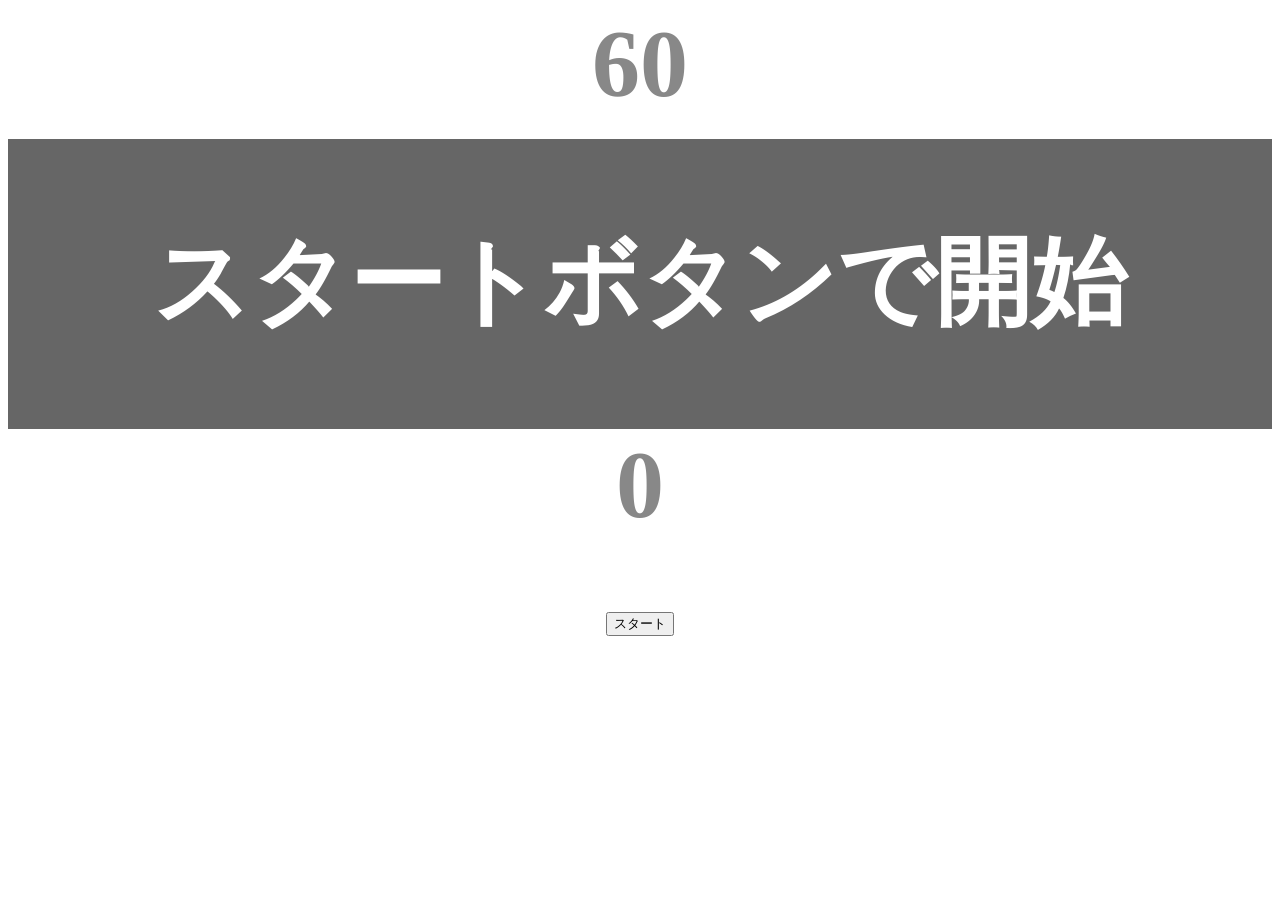
<file: kadai_001/index.html>
<!DOCTYPE html>
<html lang="ja">
<head>
    <title>タイピングゲーム</title>
    <meta charset="UTF-8">
    <meta name="description" content="【JavaScript応用編】簡易的なタイピングゲームです。">
    <meta name="viewport" content="width=device-width, initial-scale=1.0">
    <link rel="stylesheet" href="style.css">
</head>
<body>
    <p id="count" class="count">60</p>
    <div id="wrap" class="wrap">
        <!-- <span id="typed" class="typed"></span><span id="untyped">Hello World</span> -->
        <!-- <span id="typed" class="typed">He</span><span id="untyped">llo World</span> -->
        <span id="typed" class="typed"></span><span id="untyped"></span>
    </div>
    <p id="text_count" class="text_count">0</p>
    <button id="start">スタート</button>
    <script type="text/javascript" src="main.js"></script>

</body>
</html>
</file>
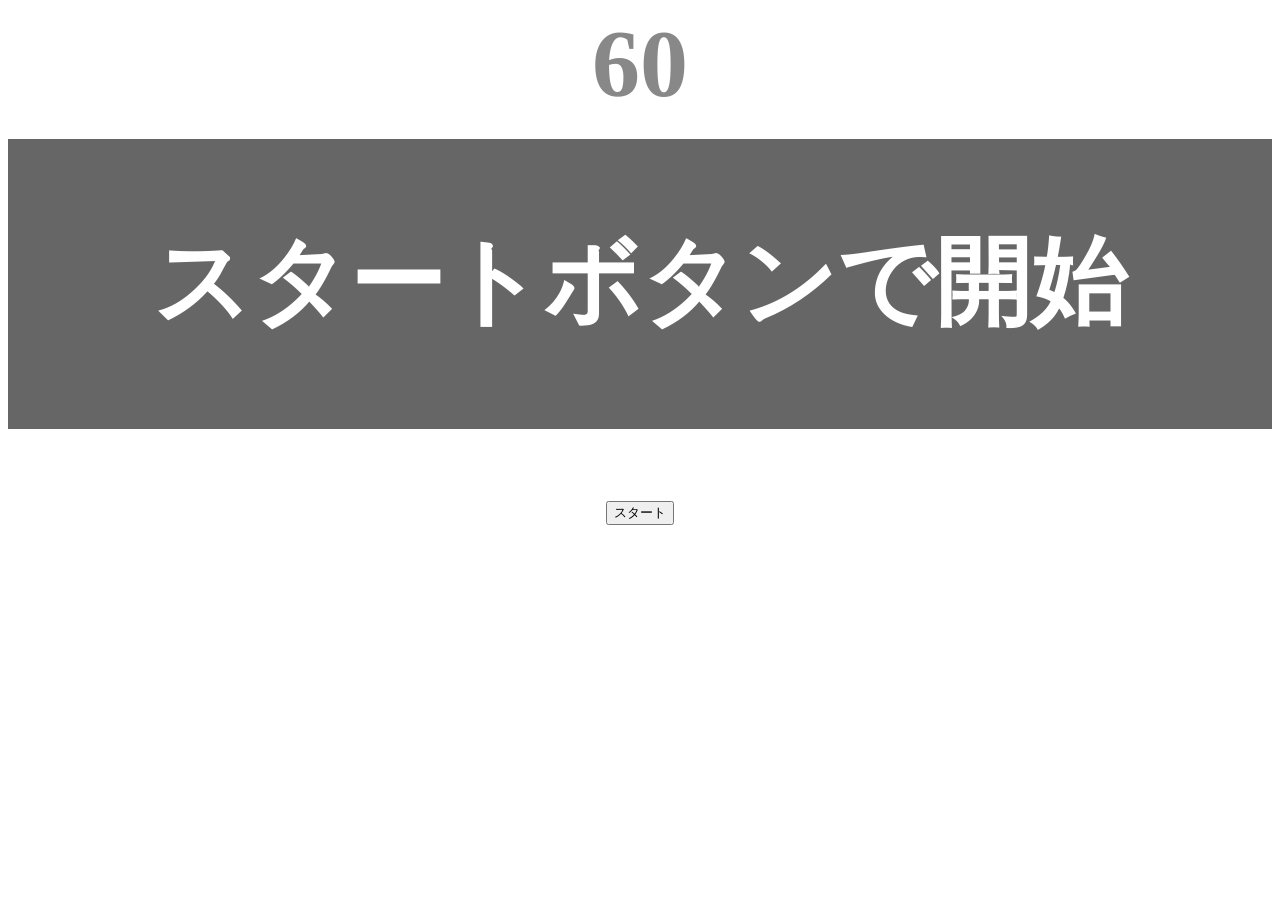
<file: kadai_002/index.html>
<!DOCTYPE html>
<html lang="ja">
<head>
    <title>タイピングゲーム</title>
    <meta charset="UTF-8">
    <meta name="description" content="【JavaScript応用編】簡易的なタイピングゲームです。">
    <meta name="viewport" content="width=device-width, initial-scale=1.0">
    <link rel="stylesheet" href="style.css">
</head>
<body>
    <p id="count" class="count">60</p>
    <div id="wrap" class="wrap">
        <!-- <span id="typed" class="typed"></span><span id="untyped">Hello World</span> -->
        <!-- <span id="typed" class="typed">He</span><span id="untyped">llo World</span> -->
        <span id="typed" class="typed"></span><span id="untyped"></span>
    </div>
    <button id="start">スタート</button>
    <script type="text/javascript" src="main.js"></script>

</body>
</html>
</file>
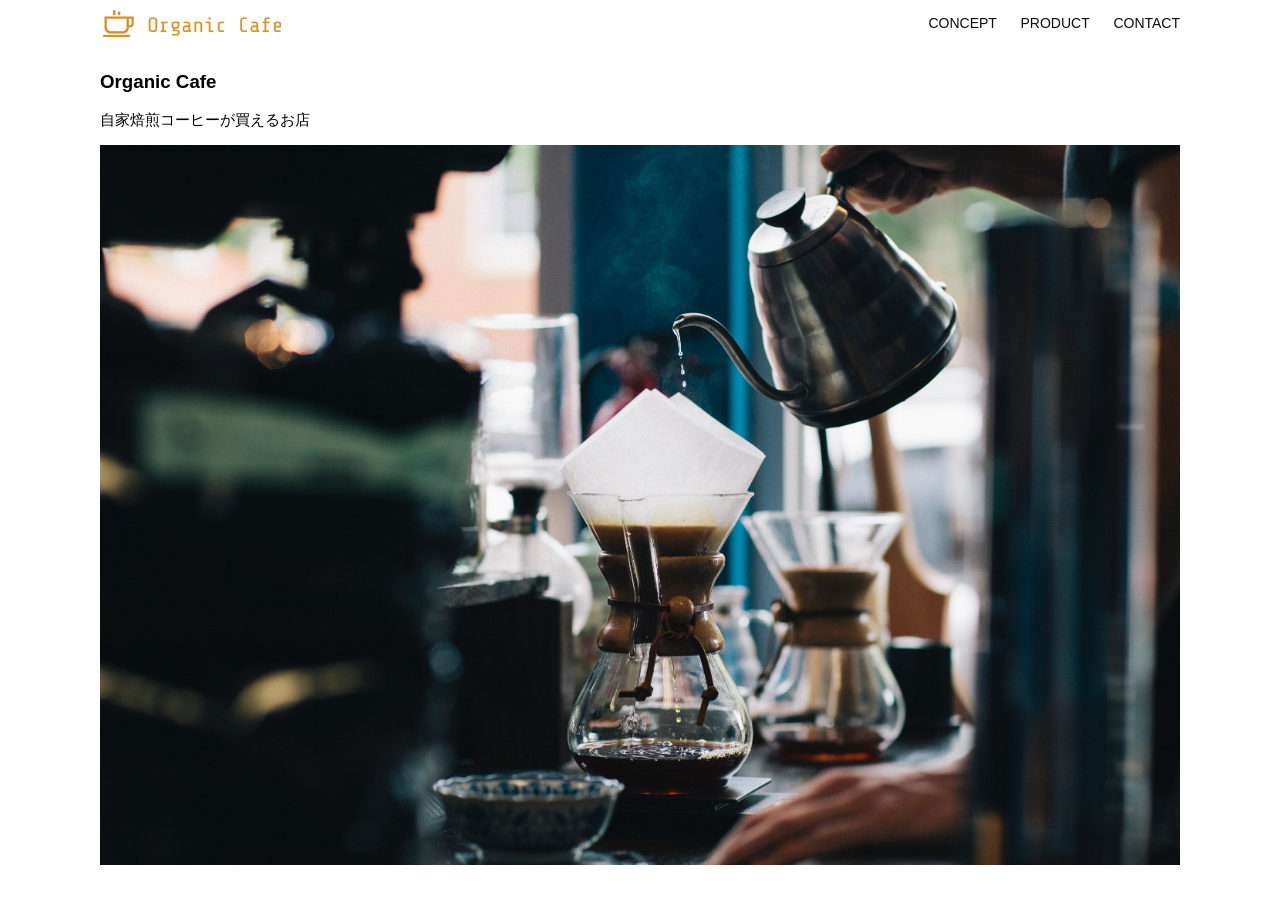
<file: kadai_013/index.html>
<!DOCTYPE html>
<html>
  <head>
    <title>Organic Cafe</title>
    <meta charset="UTF-8" />
    <meta name="description" content="自家焙煎のコーヒーがお家で楽しめるOrganic Cafe"/>
    <meta name="viewport" content="width=device-width, initial-scale=1.0" />
    <link rel="stylesheet" href="style.css" />
  </head>
  <body>
    <!-- ヘッダー -->
    <header>
      <!-- ロゴ -->
      <a href="index.html" id="logo"><img src="images/logo.png" alt="トップページに戻る"/></a>

      <!-- PC用ナビゲーション -->
      <nav id="nav-pc">
        <a href="index.html#concept">CONCEPT</a>
        <a href="index.html#product">PRODUCT</a>
        <a href="index.html#contact">CONTACT</a>
      </nav>

      <!-- スマートフォン向けのハンバーガーメニュー -->
      <img id="menu-sp" src="images/button-menu.png" alt="ナビゲーションを開く" onclick="document.getElementById('nav-sp').style.display = 'block'">
      
      <!-- SP向けナビゲーション-->
       <nav id="nav-sp">
          <ul>
            <li><img id="close" src="images/button-close.png" alt="ナビゲーションを閉じる"  onclick="document.getElementById('nav-sp').style.display = 'none'"></li>
            <li><a id="logo-sp" href="index.html" onclick="document.getElementById('nav-sp').style.display = 'none'"><img src="images/logo-sp.png" alt="トップページに戻る"></a></li>
            <li><a class="menu" href="index.html#concept" onclick="document.getElementById('nav-sp').style.display = 'none'">CONCEPT</a></li>
            <li><a class="menu" href="index.html#product" onclick="document.getElementById('nav-sp').style.display = 'none'">PRODUCT</a></li>
            <li><a class="menu" href="index.html#contact" onclick="document.getElementById('nav-sp').style.display = 'none'">CONTACT</a></li>
          </ul>
        </nav>

    </header>

    <main>
      <article>
        <!-- メインビジュアル -->
        <section id="main-visual">
          <div id="main-message">
            <h1>Organic Cafe</h1>
            <p>自家焙煎コーヒーが買えるお店</p>
          </div>
          <img src="images/main-image.jpg" alt="コーヒーをハンドドリップで淹れる画像"/>
        </section>
      </article>
    </main>
  </body>
</html>
</file>
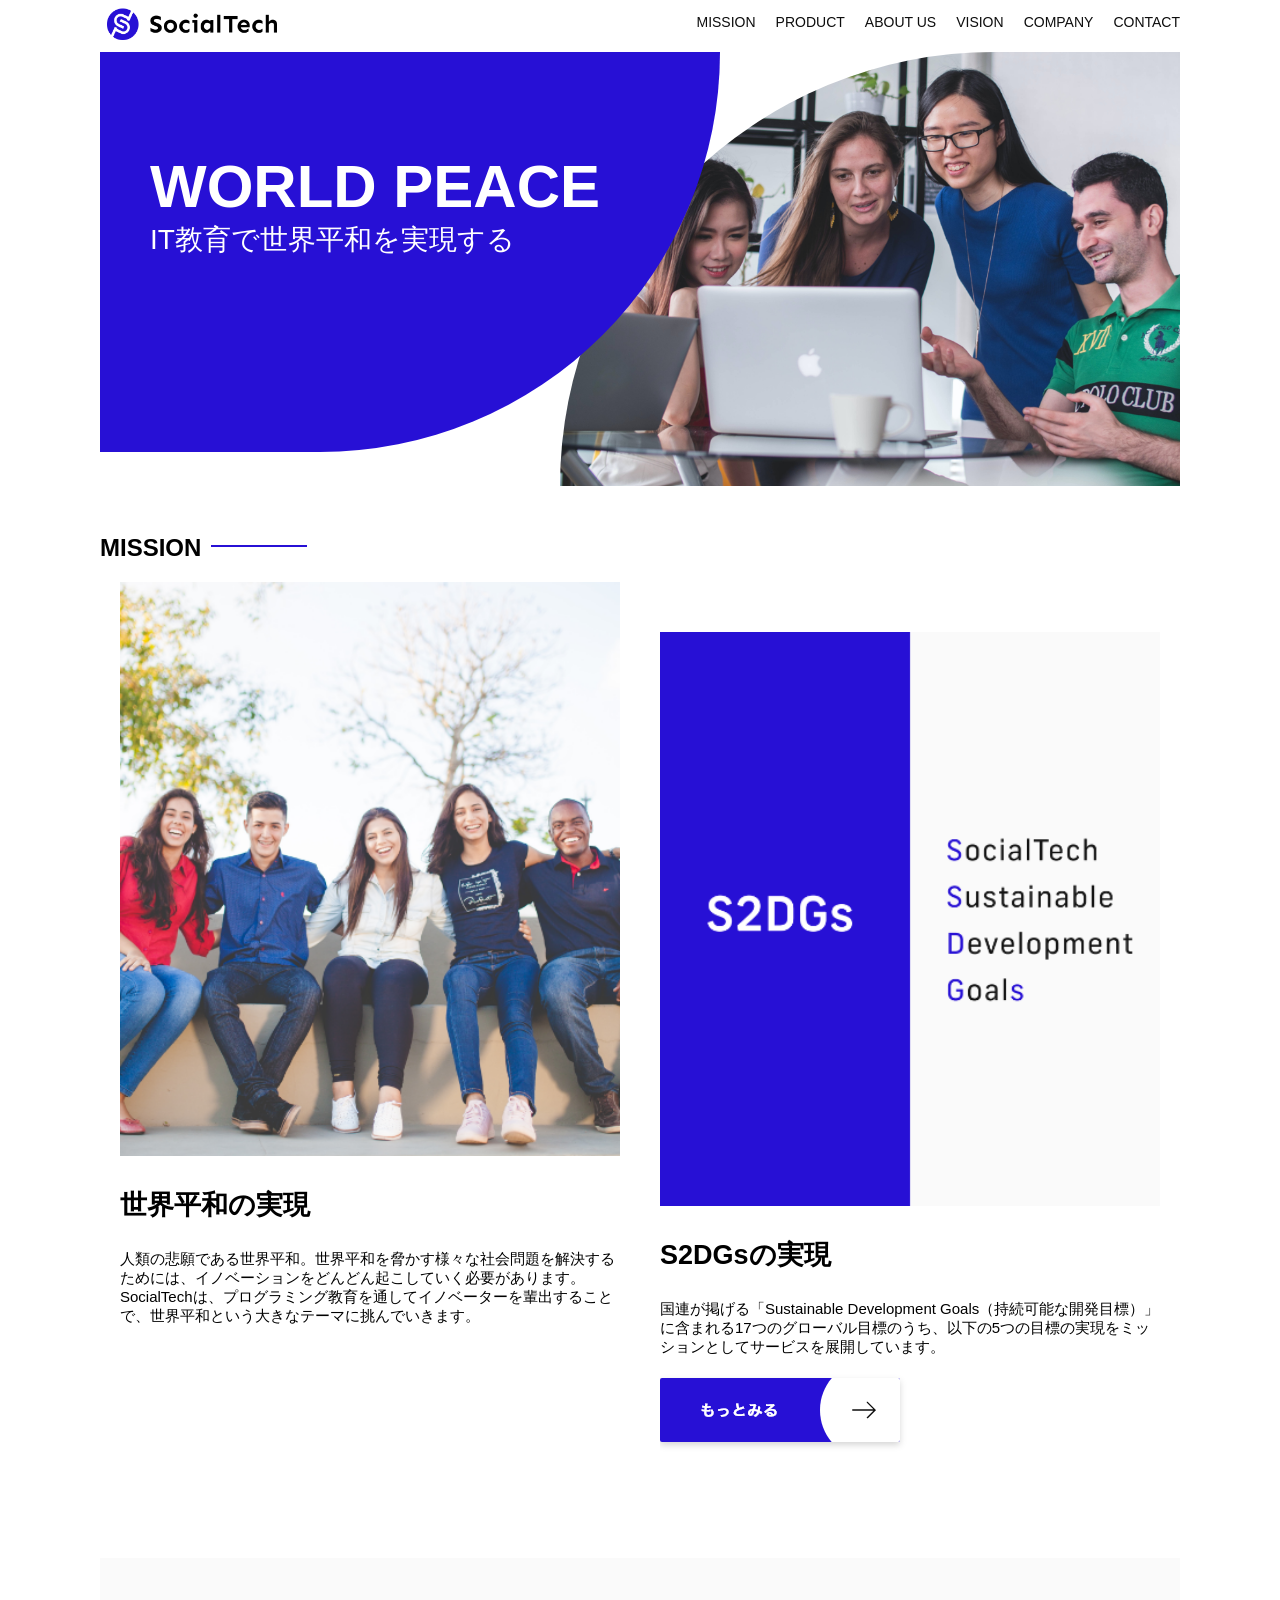
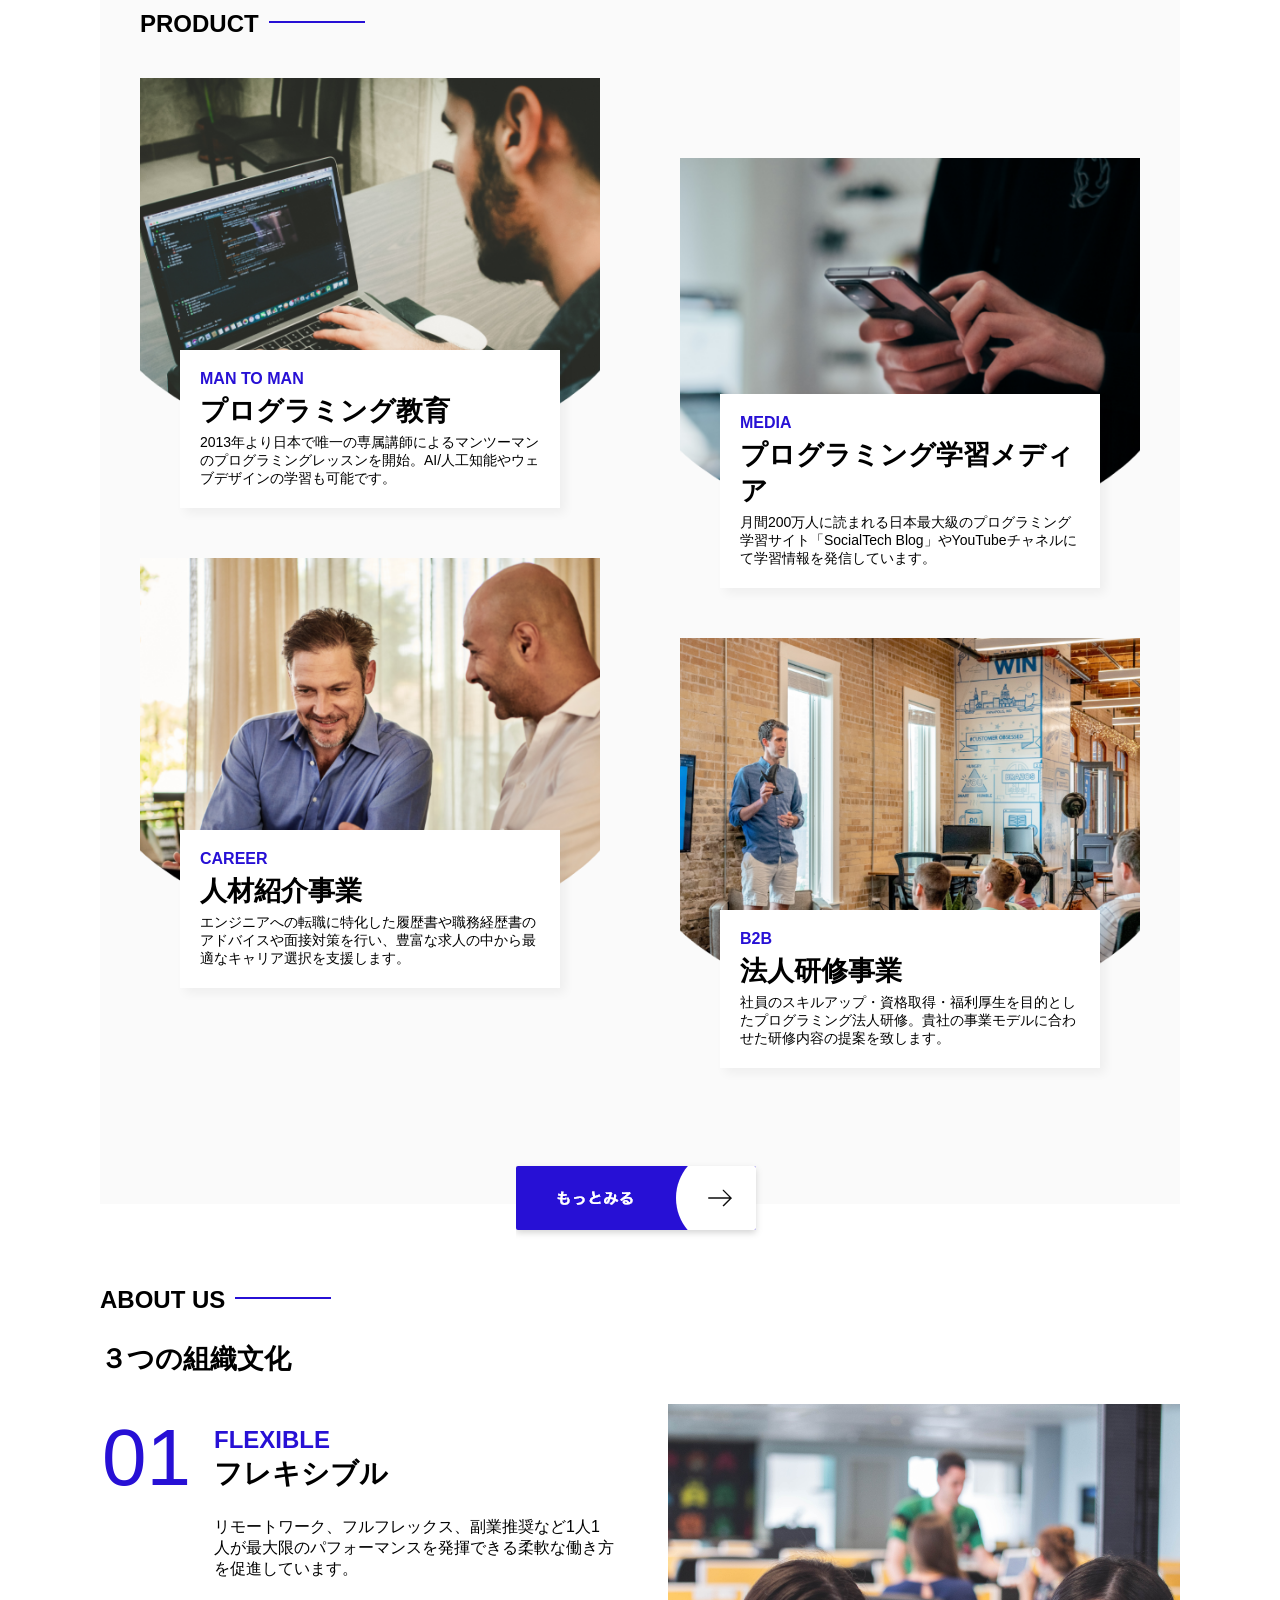
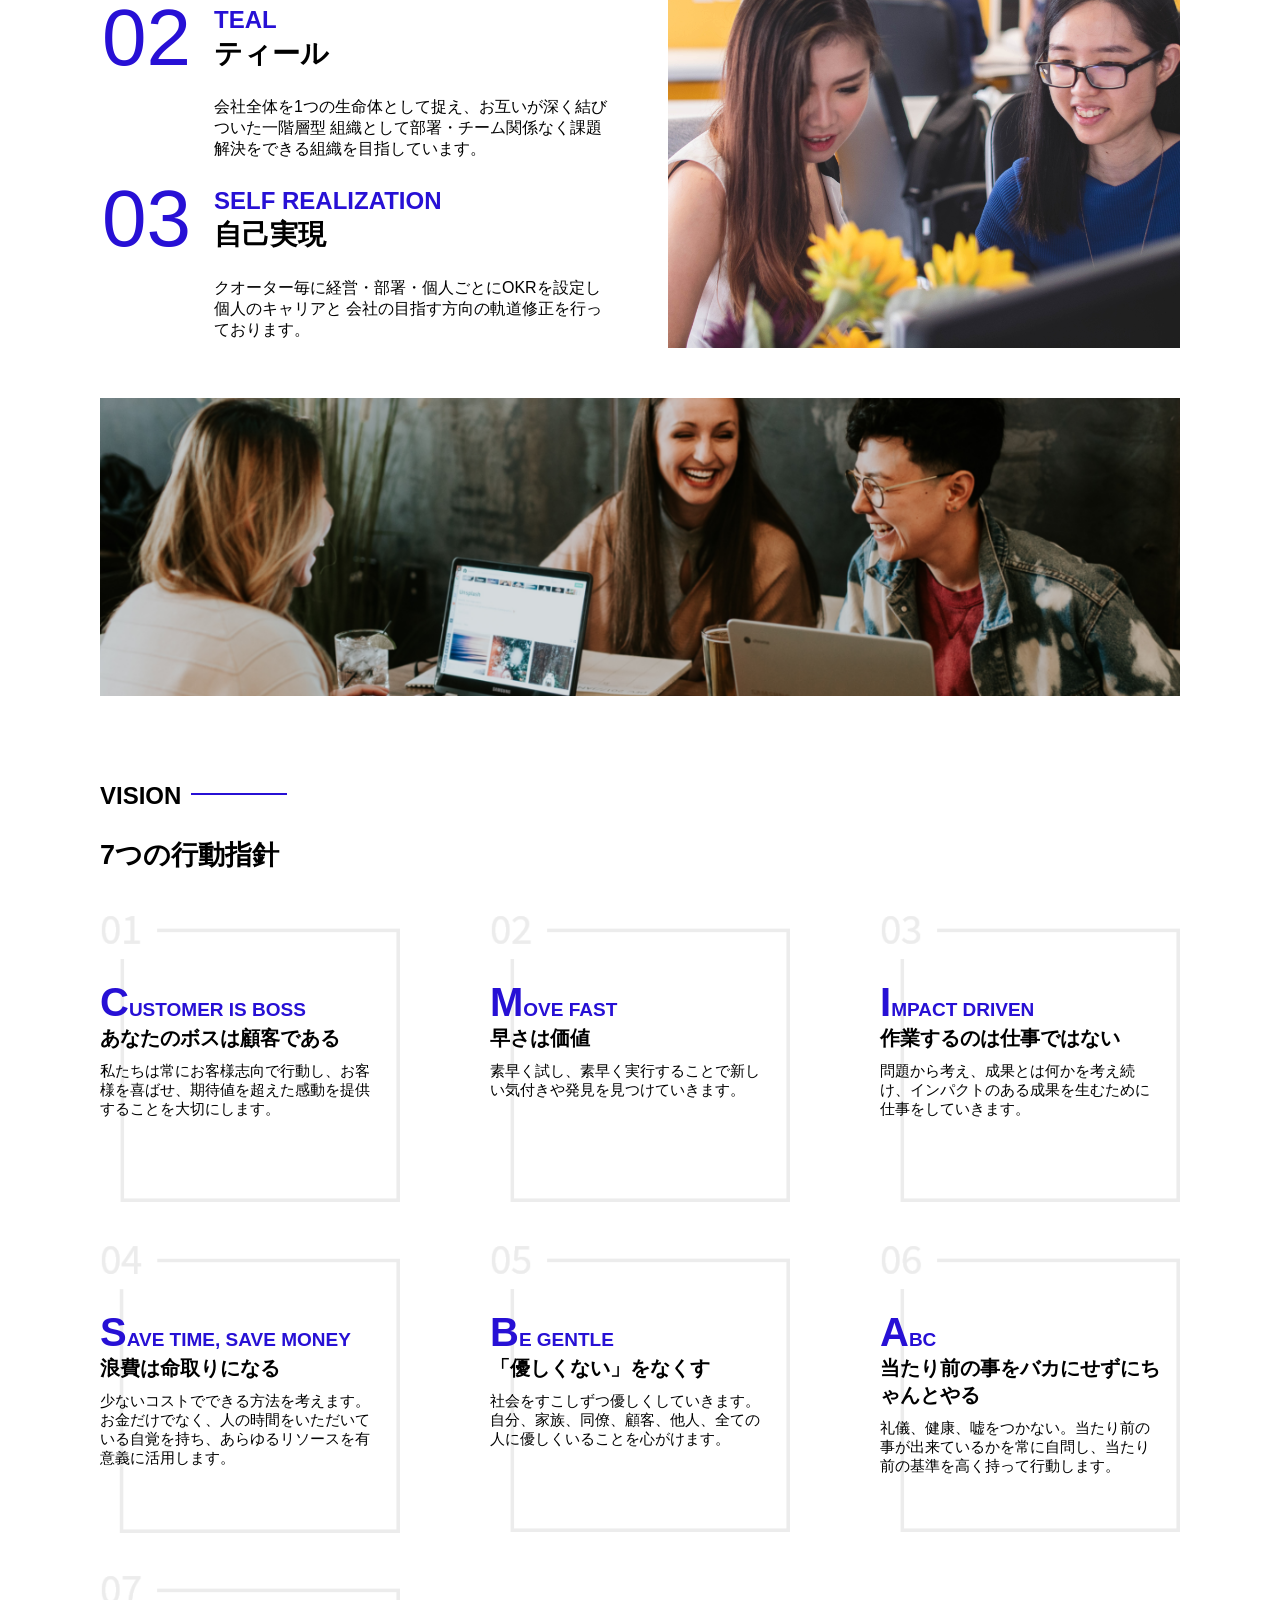
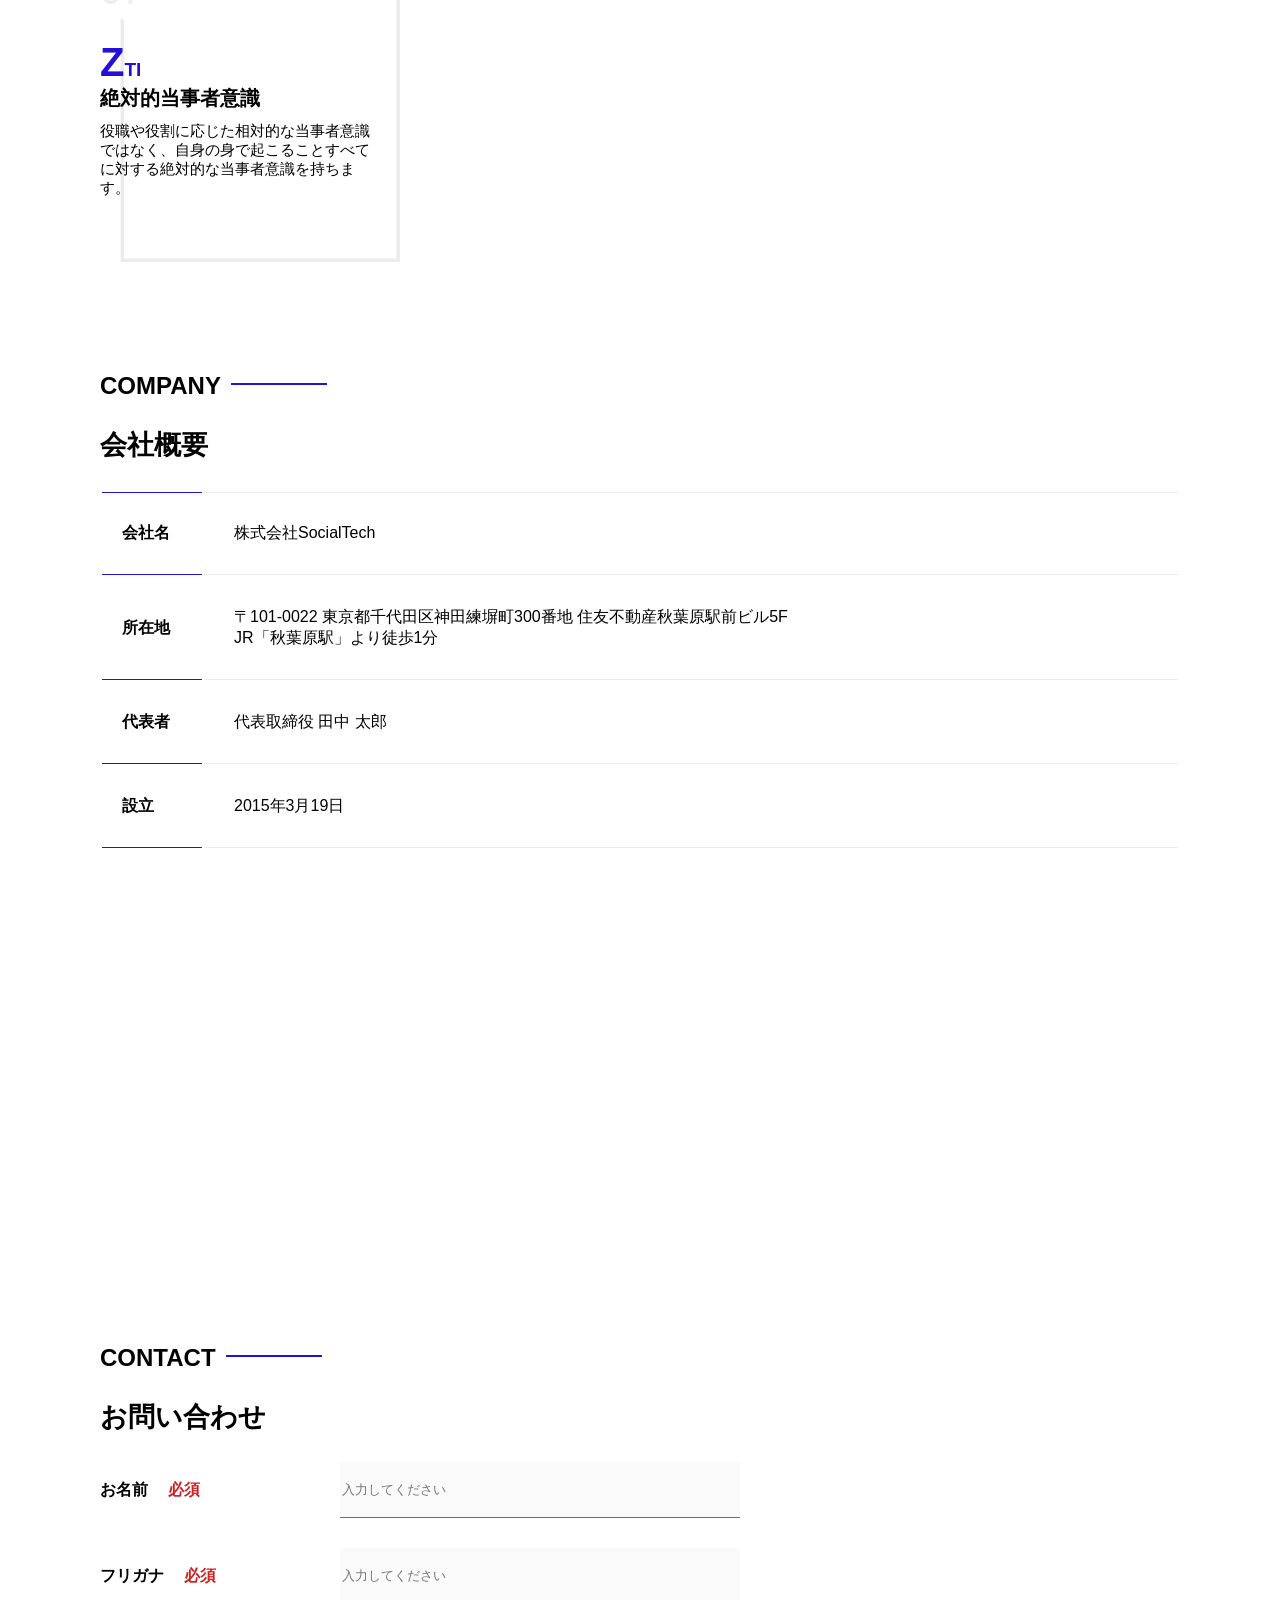
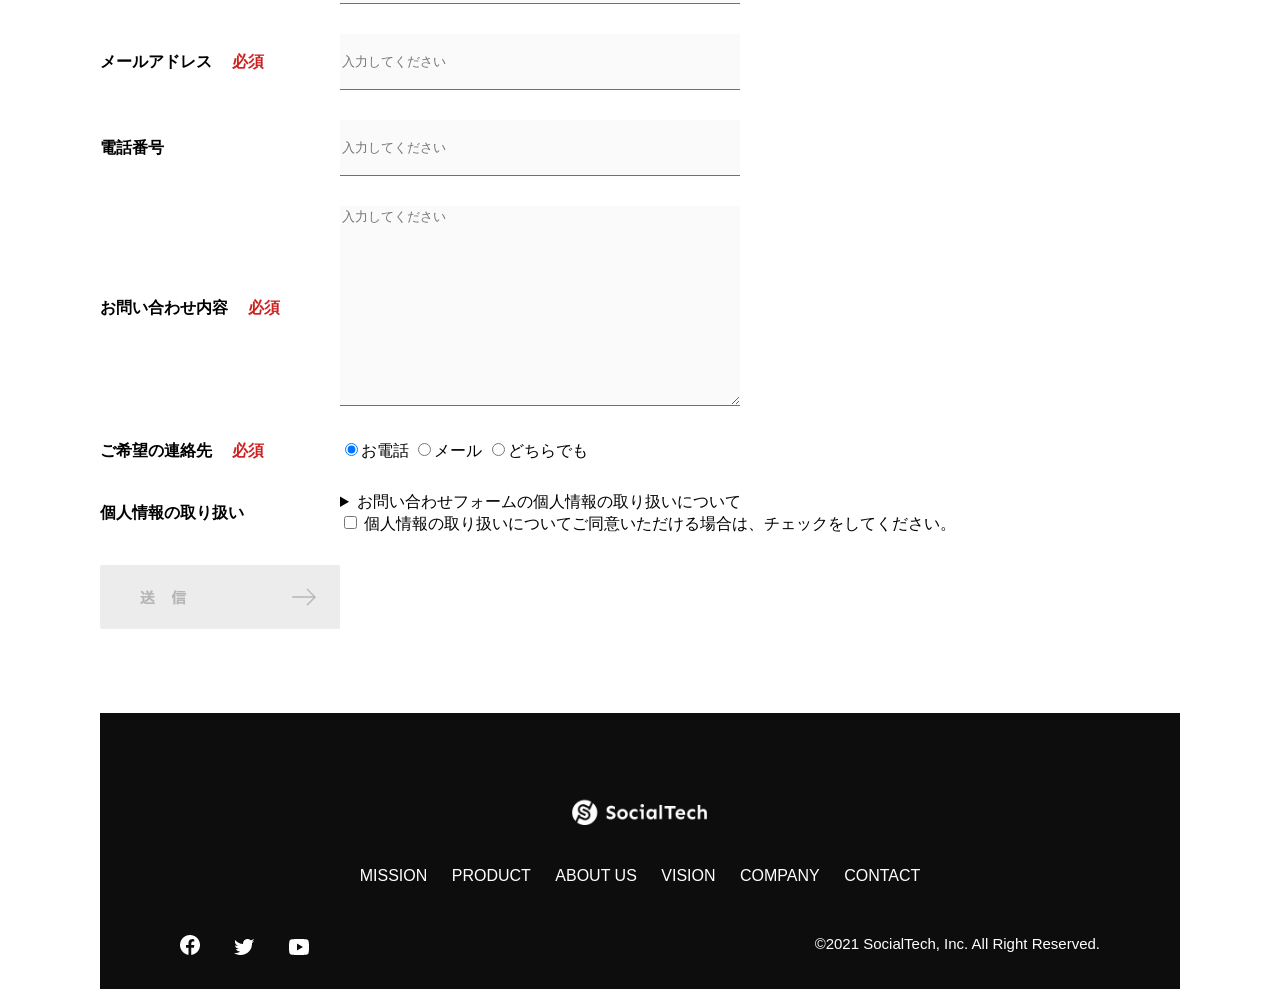
<file: kadai_tutorial_output/socialtech/index.html>
<!DOCTYPE html>
<html>
<head>
    <title>SocialTech</title>
    <meta charset="UTF-8">
    <meta name="description" content="SocialTechはEdTech業界のリーディングカンパニーを目指します。">
    <meta name="viewport" content="width=device-width, initial-scale=1.0">
    <link rel="stylesheet" href="style.css">
</head>
<body>
    <!-- ヘッダー -->
     <header>
        <!-- ロゴ -->
        <a href="index.html" id="logo"><img src="images/logo.png" alt="トップページに戻る"></a>

        <!-- PC用ナビゲーション -->
         <nav id="nav-pc">
            <ul>
                <li><a href="mission.html">MISSION</a></li>
                <li><a href="product.html">PRODUCT</a></li>
                <li><a href="index.html#aboutus">ABOUT US</a></li>
                <li><a href="index.html#vision">VISION</a></li>
                <li><a href="index.html#company">COMPANY</a></li>
                <li><a href="index.html#contact">CONTACT</a></li>
            </ul>
         </nav>
            <!-- スマホ用メニューボタン -->
            <button id="menu-sp" onclick="document.getElementById('nav-sp').style.display = 'block'">
                <img src="images/button-menu.png" alt="ナビゲーションを開く">
            </button>
            <!-- スマホ用ナビゲーション-->
             <div id="nav-sp">
                <button id="close" onclick="document.getElementById('nav-sp').style.display = 'none'">
                    <img src="images/button-close.png" alt="ナビゲーションを閉じる">
                </button>

                <nav>
                    <ul>
                        <li>
                            <a id="logo-sp" href="index.html" onclick="document.getElementById('nav-sp').style.display = 'none'"><img src="images/logo-sp.png" alt="トップページに戻る"></a>
                        </li>
                        <li><a class="menu" href="mission.html" onclick="document.getElementById('nav-sp').style.display = 'none'">MISSION</a></li>
                        <li><a class="menu" href="product.html" onclick="document.getElementById('nav-sp').style.display = 'none'">PRODUCT</a></li>
                        <li><a class="menu" href="index.html#aboutus" onclick="document.getElementById('nav-sp').style.display = 'none'">ABOUT US</a></li>
                        <li><a class="menu" href="index.html#vision" onclick="document.getElementById('nav-sp').style.display = 'none'">VISION</a></li>
                        <li><a class="menu" href="index.html#company" onclick="document.getElementById('nav-sp').style.display = 'none'">COMPANY</a></li>
                        <li><a class="menu" href="index.html#contact" onclick="document.getElementById('nav-sp').style.display = 'none'">CONTACT</a></li>
                    </ul>
                </nav>
                <div id="sns">
                    <a href="https://www.facebook.com/sejuku2013">
                        <img src="images/button-facebook.png" alt="Facebookのリンク">
                    </a>
                    <a href="https://twitter.com/samuraijuku">
                        <img src="images/button-twitter.png" alt="Twitterのリンク">
                    </a>
                    <a href="https://www.youtube.com/channel/UCCFOQO5aDK0xXam4cUQXT8g">
                        <img src="images/button-youtube.png" alt="YouTubeのリンク">
                    </a>
                </div>
             </div>
     </header>

     <main>
        <article>
            <!-- メインビジュアル -->
             <section id="main-visual">
                <div id="main-message">
                    <h1>WORLD PEACE</h1>
                    <p>IT教育で世界平和を実現する</p>
                </div>
                <img src="images/index/index-main.png" alt="PCの周りに集まる多国籍の仲間たち">
             </section>
             <!--ミッション-->
             <section id="mission">
                <h2 class="index-h2">MISSION</h2>
                <div id="mission-flex">
                    <div>
                        <img id="mission-photo" src="images/index/index-mission.png" alt="屋外のベンチで写真を撮影する多国籍の仲間たち">
                        <h3>世界平和の実現</h3>
                        <p>
                            人類の悲願である世界平和。世界平和を脅かす様々な社会問題を解決するためには、イノベーションをどんどん起こしていく必要があります。SocialTechは、プログラミング教育を通してイノベーターを輩出することで、世界平和という大きなテーマに挑んでいきます。
                        </p>
                    </div>
                    <div>
                        <img id="s2dgs" src="images/index/s2dgs.png" alt="S2DGs">
                        <h3>S2DGsの実現</h3>
                        <p>国連が掲げる「Sustainable Development Goals（持続可能な開発目標）」に含まれる17つのグローバル目標のうち、以下の5つの目標の実現をミッションとしてサービスを展開しています。</p>
                        <a href="mission.html">
                            <img src="images/button-more.png" alt="もっとみる">
                        </a>
                    </div>
                </div>
             </section>
             <!-- プロダクト -->
             <section id="product">
                <h2 class="index-h2">PRODUCT</h2>
                    <div class="product-flex">
                        <div id="product-left">
                            <div>
                                <img class="product-photo" src="images/index/index-mantoman.png" alt="PCでコードを書く男性">
                                <div class="product-explain">
                                    <span>MAN TO MAN</span>
                                    <h3>プログラミング教育</h3>
                                    <p>2013年より日本で唯一の専属講師によるマンツーマンのプログラミングレッスンを開始。AI/人工知能やウェブデザインの学習も可能です。</p>
                                </div>
                            </div>
                            <div>
                                <img class="product-photo" src="images/index/index-career.png" alt="笑顔で話し合う2人の男性">
                                <div class="product-explain">
                                    <span>CAREER</span>
                                    <h3>人材紹介事業</h3>
                                    <p>エンジニアへの転職に特化した履歴書や職務経歴書のアドバイスや面接対策を行い、豊富な求人の中から最適なキャリア選択を支援します。</p>
                                </div>
                            </div>
                        </div>
                        <div id="product-right">
                            <div>
                                <img class="product-photo" src="images/index/index-media.png" alt="スマートフォンを操作する人">
                                <div class="product-explain">
                                    <span>MEDIA</span>
                                    <h3>プログラミング学習メディア</h3>
                                    <p>月間200万人に読まれる日本最大級のプログラミング学習サイト「SocialTech Blog」やYouTubeチャネルにて学習情報を発信しています。</p>
                                </div>
                            </div>
                            <div>
                                <img class="product-photo" src="images/index/index-b2b.png" alt="講演中の男性とそれを聴く人々">
                                <div class="product-explain">
                                    <span>B2B</span>
                                    <h3>法人研修事業</h3>
                                    <p>社員のスキルアップ・資格取得・福利厚生を目的としたプログラミング法人研修。貴社の事業モデルに合わせた研修内容の提案を致します。</p>
                                </div>
                            </div>
                        </div>
                    </div>
                    <div id="product-more">
                        <a href="product.html">
                            <img src="images/button-more.png" alt="もっとみる">
                        </a>
                    </div>
             </section>
            <!-- ABOUT US -->
            <section id="aboutus">
                <h2 class="index-h2">ABOUT US</h2>
                <h3>３つの組織文化</h3>
                <div>
                    <table class="culture-table">
                        <tr>
                            <td class="culture-num">01</td>
                            <th><span class="culture-en">FLEXIBLE</span><br>フレキシブル</th>
                        </tr>
                        <tr>
                            <td>
                                <!--空のセル-->
                            </td>
                            <td class="culture-description">リモートワーク、フルフレックス、副業推奨など1人1人が最大限のパフォーマンスを発揮できる柔軟な働き方を促進しています。</td>
                        </tr>
                        <tr>
                            <td class="culture-num">02</td>
                            <th><span class="culture-en">TEAL</span><br>ティール</th>
                        </tr>
                        <tr>
                            <td>
                                <!--空のセル-->
                            </td>
                            <td class="culture-description">会社全体を1つの生命体として捉え、お互いが深く結びついた一階層型 組織として部署・チーム関係なく課題解決をできる組織を目指しています。</td>
                        </tr>
                        <tr>
                            <td class="culture-num">03</td>
                            <th><span class="culture-en">SELF REALIZATION</span><br>自己実現</th>
                        </tr>
                        <tr>
                            <td>
                                <!--空のセル-->
                            </td>
                            <td class="culture-description">クオーター毎に経営・部署・個人ごとにOKRを設定し個人のキャリアと 会社の目指す方向の軌道修正を行っております。</td>
                        </tr>
                    </table>
                    <img class="culture-img" src="images/index/index-aboutus1.png" alt="笑顔で話し合う2人の女性">
                </div>
                <img class="culture-img2" src="images/index/index-aboutus2.png" alt="笑顔で話し合う3人の男女">
            </section>
            <!-- VISION -->
             <section id="vision">
                <h2 class="index-h2">VISION</h2>
                <h3>7つの行動指針</h3>
                <div>
                    <div class="vision-box">
                        <img src="images/index/vision-01.png" alt="01">
                        <div>
                            <h4>CUSTOMER IS BOSS</h4>
                            <h5>あなたのボスは顧客である</h5>
                            <p>私たちは常にお客様志向で行動し、お客様を喜ばせ、期待値を超えた感動を提供することを大切にします。</p>
                        </div>
                    </div>
                    <div class="vision-box">
                        <img src="images/index/vision-02.png" alt="02">
                        <div>
                            <h4>MOVE FAST</h4>
                            <h5>早さは価値</h5>
                            <p>素早く試し、素早く実行することで新しい気付きや発見を見つけていきます。</p>
                        </div>
                    </div>
                    <div class="vision-box">
                        <img src="images/index/vision-03.png" alt="03">
                        <div>
                            <h4>IMPACT DRIVEN</h4>
                            <h5>作業するのは仕事ではない</h5>
                            <p>問題から考え、成果とは何かを考え続け、インパクトのある成果を生むために仕事をしていきます。</p>
                        </div>
                    </div>
                    <div class="vision-box">
                        <img src="images/index/vision-04.png" alt="04">
                        <div>
                            <h4>SAVE TIME, SAVE MONEY</h4>
                            <h5>浪費は命取りになる</h5>
                            <p>少ないコストでできる方法を考えます。お金だけでなく、人の時間をいただいている自覚を持ち、あらゆるリソースを有意義に活用します。</p>
                        </div>
                    </div>
                    <div class="vision-box">
                        <img src="images/index/vision-05.png" alt="05">
                        <div>
                            <h4>BE GENTLE</h4>
                            <h5>「優しくない」をなくす</h5>
                            <p>社会をすこしずつ優しくしていきます。自分、家族、同僚、顧客、他人、全ての人に優しくいることを心がけます。</p>
                        </div>
                    </div>
                    <div class="vision-box">
                        <img src="images/index/vision-06.png" alt="06">
                        <div>
                            <h4>ABC</h4>
                            <h5>当たり前の事をバカにせずにちゃんとやる</h5>
                            <p>礼儀、健康、嘘をつかない。当たり前の事が出来ているかを常に自問し、当たり前の基準を高く持って行動します。</p>
                        </div>
                    </div>
                    <div class="vision-box">
                        <img src="images/index/vision-07.png" alt="07">
                        <div>
                            <h4>ZTI</h4>
                            <h5>絶対的当事者意識</h5>
                            <p>役職や役割に応じた相対的な当事者意識ではなく、自身の身で起こることすべてに対する絶対的な当事者意識を持ちます。</p>
                        </div>
                    </div>
                </div>
             </section>
             <!-- COMPANY -->
              <section id="company">
                <h2 class="index-h2">COMPANY</h2>
                <h3>会社概要</h3>
                <table id="company-table">
                    <tr>
                        <th class="tableheader tableheader-first">会社名</th>
                        <td class="cell cell-first">株式会社SocialTech</td>
                    </tr>
                    <tr>
                        <th class="tableheader">所在地</th>
                        <td class="cell">〒101-0022 東京都千代田区神田練塀町300番地 住友不動産秋葉原駅前ビル5F<br>JR「秋葉原駅」より徒歩1分</td>
                    </tr>
                    <tr>
                        <th class="tableheader">代表者</th>
                        <td class="cell">代表取締役 田中 太郎</td>
                    </tr>
                    <tr>
                        <th class="tableheader">設立</th>
                        <td class="cell">2015年3月19日</td>
                    </tr>
                </table>
                <iframe src="https://www.google.com/maps/embed?pb=!1m18!1m12!1m3!1d3240.0688551336793!2d139.77207767578852!3d35.699923172581265!2m3!1f0!2f0!3f0!3m2!1i1024!2i768!4f13.1!3m3!1m2!1s0x60188fee13660e23%3A0x77137876edf742ac!2z5L2P5Y-L5LiN5YuV55Sj56eL6JGJ5Y6f6aeF5YmN44OT44Or!5e0!3m2!1sja!2sjp!4v1763516863034!5m2!1sja!2sjp" style="border:0;" allowfullscreen="" loading="lazy"></iframe>
            </section>
            <!-- 御問合せフォーム -->
             <section id="contact">
                <h2 class="index-h2">CONTACT</h2>
                <h3>お問い合わせ</h3>
                <form>
                    <div>
                        <div class="contact-heading">
                            <label class="contact-label">お名前<span class="contact-span">必須</span></label>
                        </div>
                        <div>
                            <input type="text" name="name" placeholder="入力してください" class="contact-textbox">
                        </div>
                    </div>
                    <div>
                        <div class="contact-heading">
                            <label class="contact-label">フリガナ<span class="contact-span">必須</span></label>
                        </div>
                        <div>
                            <input type="text" name="hurigana" placeholder="入力してください" class="contact-textbox">
                        </div>
                    </div>
                    <div>
                        <div class="contact-heading">
                            <label class="contact-label">メールアドレス<span class="contact-span">必須</span></label>
                        </div>
                        <div>
                            <input type="text" name="email" placeholder="入力してください" class="contact-textbox">
                        </div>
                    </div>
                    <div>
                        <div class="contact-heading">
                            <label class="contact-label">電話番号</label>
                        </div>
                        <div>
                            <input type="text" name="tel" placeholder="入力してください" class="contact-textbox">
                        </div>
                    </div>
                    <div>
                        <div class="contact-heading">
                            <label class="contact-label">お問い合わせ内容<span class="contact-span">必須</span></label>
                        </div>
                        <div>
                            <textarea class="contact-textarea" placeholder="入力してください" name="message"></textarea>
                        </div>
                    </div>
                    <div>
                        <div class="contact-heading">
                            <label class="contact-label">ご希望の連絡先<span class="contact-span">必須</span></label>
                        </div>
                        <div>
                            <input class="radiobutton" type="radio" value="tel" name="contact" checked><label>お電話</label>
                            <input class="radiobutton" type="radio" value="mail" name="contact"><label>メール</label>
                            <input class="radiobutton" type="radio" value="both" name="contact"><label>どちらでも</label>
                        </div>
                    </div>
                    <div>
                        <div class="contact-heading">
                            <label class="contact-label">個人情報の取り扱い</label>
                        </div>
                        <div>
                            <details>
                                <summary>お問い合わせフォームの個人情報の取り扱いについて</summary>
                                <div>
                                    <dl>
                                        <dt>１．組織の名称又は氏名</dt>
                                        <dd>株式会社SocialTech</dd>
                                        <dt>２．個人情報保護管理者（若しくはその代理人）の氏名又は職名、所属及び連絡先</dt>
                                        <dd>
                                            <p>鈴木 一郎 コーポレート部</p>
                                            <p>メールアドレス：samurai@example.com</p>
                                            <p>TEL：03-1234-5678</p>
                                        </dd>
                                        <dt>３．個人情報の利用目的</dt>
                                        <dd>
                                            <ul>
                                                <li>本サービス及び本サービスに関連する情報の提供又はそれらに関する連絡のため</li>
                                                <li>ユーザーの本人確認のため</li>
                                                <li>当社サービスのご案内のため</li>
                                                <li> <li>当社の商品等の広告または宣伝（電子メールによるものを含むものとします。）</li>
                                            </ul>
                                        </dd>
                                        <dt>４．個人情報の取り扱い業務の委託</dt>
                                        <dd>個人情報の取扱業務の全部または一部を外部に業務委託する場合があります。その際、弊社は、個人情報を適切に保護できる管理体制を敷き実行していることを条件として委託先を厳選したうえで、機密保持契約を委託先と締結し、お客様の個人情報を厳密に管理させます。</dd>
                                        <dt>５．個人情報の開示等の請求</dt>
                                        <dd>
                                            お客様は、弊社に対してご自身の個人情報の開示等（利用目的の通知、開示、内容の訂正・追加・削除、利用の停止または消去、第三者への提供の停止）に関して、当社問合わせ窓口に申し出ることができます。<br>
                                            その際、弊社はお客様ご本人を確認させていただいたうえで、合理的な期間内に対応いたします。<br>
                                            なお、個人情報に関する弊社問合わせ先は、次の通りです。
                                        </dd>
                                        <dd>
                                            <p>株式会社SocialTech　個人情報問合せ窓口</p>
                                            <p>〒150-0043　東京都千代田区神田練塀町300番地 住友不動産秋葉原駅前ビル5F</p>
                                            <p>メールアドレス：samurai@example.com　TEL：03-1234-5678</p>
                                        </dd>

                                        <dt>６．個人情報を提供されることの任意性について</dt>
                                        <dd>お客様がご自身の個人情報を弊社に提供されるか否かは、お客様のご判断によりますが、もしご提供されない場合には、適切なサービスが提供できない場合がありますので予めご了承ください。</dd>
                                    </dl>
                                </div>
                            </details>
                            <input type="checkbox" name="agree">
                            <span>個人情報の取り扱いについてご同意いただける場合は、チェックをしてください。</span>
                        </div>
                    </div>
                        <input type="image" src="images/button-submit.png" alt="送信する">
                </form>
             </section>
        </article>
     </main>

<footer>
    <div id="footer-logo">
        <img src="images/logo-sp.png" alt="SocialTech">
    </div>
    <div id="footer-link">
        <a href="mission.html">MISSION</a>
        <a href="product.html">PRODUCT</a>
        <a href="index.html#aboutus">ABOUT US</a>
        <a href="index.html#vision">VISION</a>
        <a href="index.html#company">COMPANY</a>
        <a href="index.html#contact">CONTACT</a>
    </div>
    <div id="sns-footer">
        <div class="sns-btns">
            <a href="https://www.facebook.com/sejuku2013"><img src="images/button-facebook.png" alt="Facebookのリンク"></a>
            <a href="https://twitter.com/samuraijuku"><img src="images/button-twitter.png" alt="Twitterのリンク"></a>
            <a href="https://www.youtube.com/channel/UCCFOQO5aDK0xXam4cUQXT8g"><img src="images/button-youtube.png" alt="Youtubeのリンク"></a>
        </div>
        <p id="copyright">&copy;2021 SocialTech, Inc. All Right Reserved.</p>
    </div>
</footer>

</body>

</html>
</file>
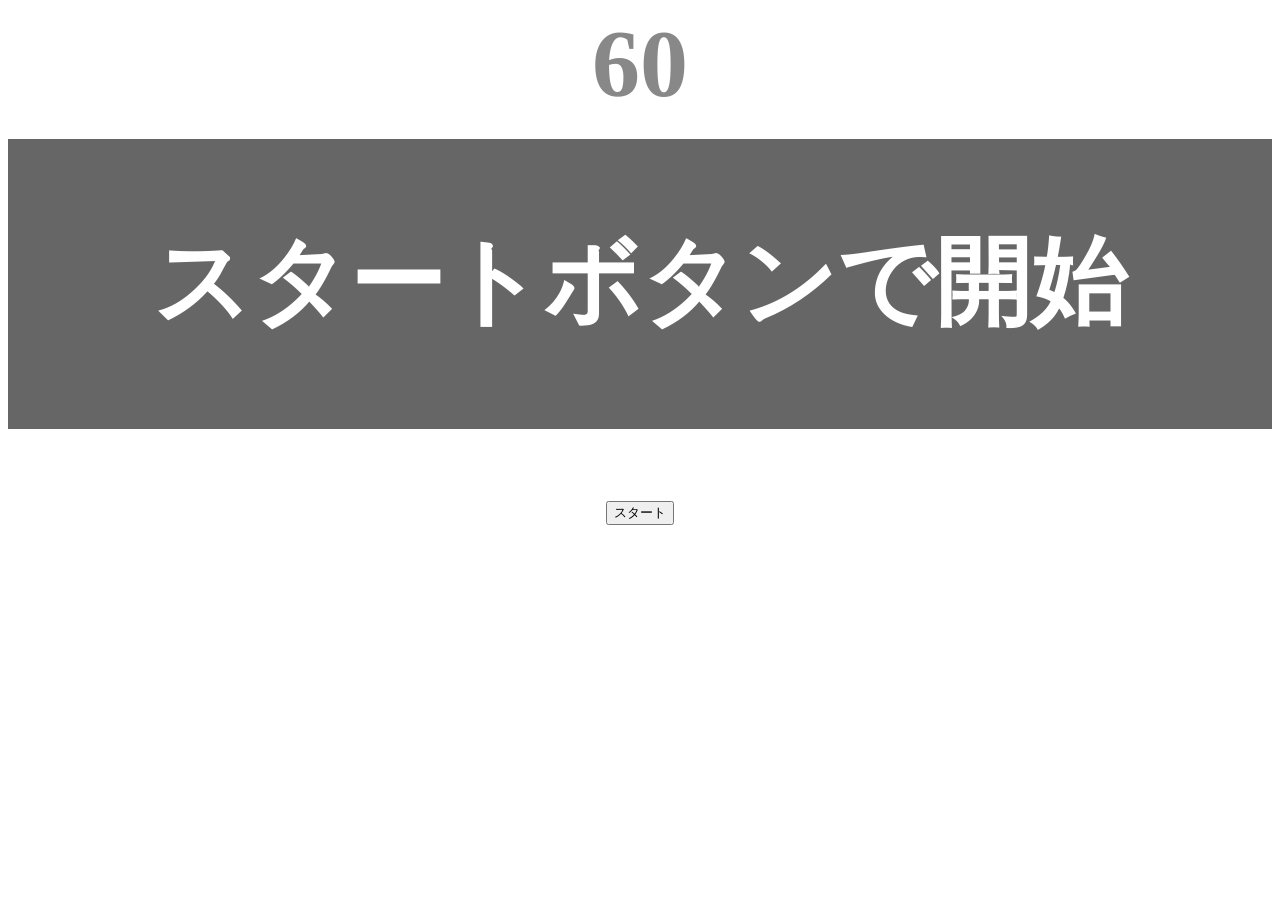
<file: kadai_tutorial_output/typing/index.html>
<!DOCTYPE html>
<html lang="ja">
<head>
    <title>タイピングゲーム</title>
    <meta charset="UTF-8">
    <meta name="description" content="【JavaScript応用編】簡易的なタイピングゲームです。">
    <meta name="viewport" content="width=device-width, initial-scale=1.0">
    <link rel="stylesheet" href="style.css">
</head>
<body>
    <p id="count" class="count">60</p>
    <div id="wrap" class="wrap">
        <!-- <span id="typed" class="typed"></span><span id="untyped">Hello World</span> -->
        <!-- <span id="typed" class="typed">He</span><span id="untyped">llo World</span> -->
        <span id="typed" class="typed"></span><span id="untyped"></span>
    </div>
    <button id="start">スタート</button>
    <script type="text/javascript" src="main.js"></script>

</body>
</html>
</file>
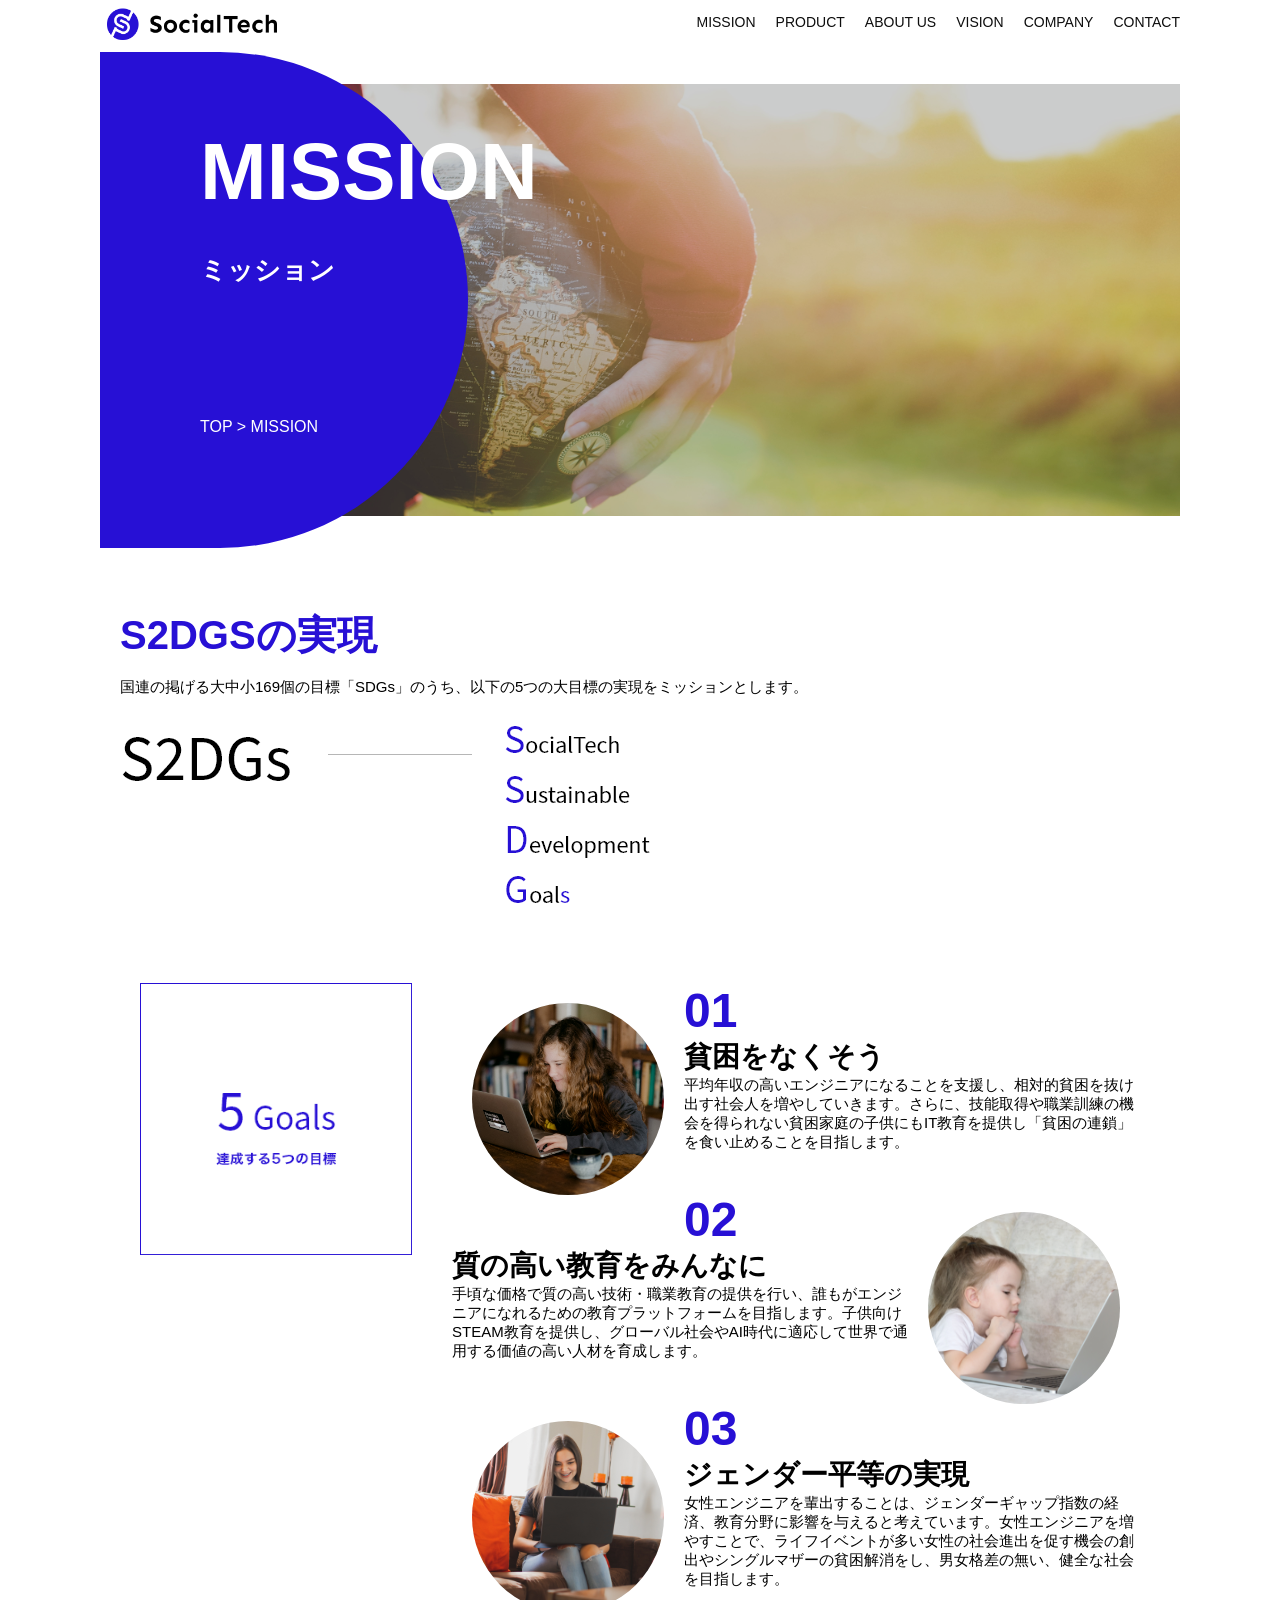
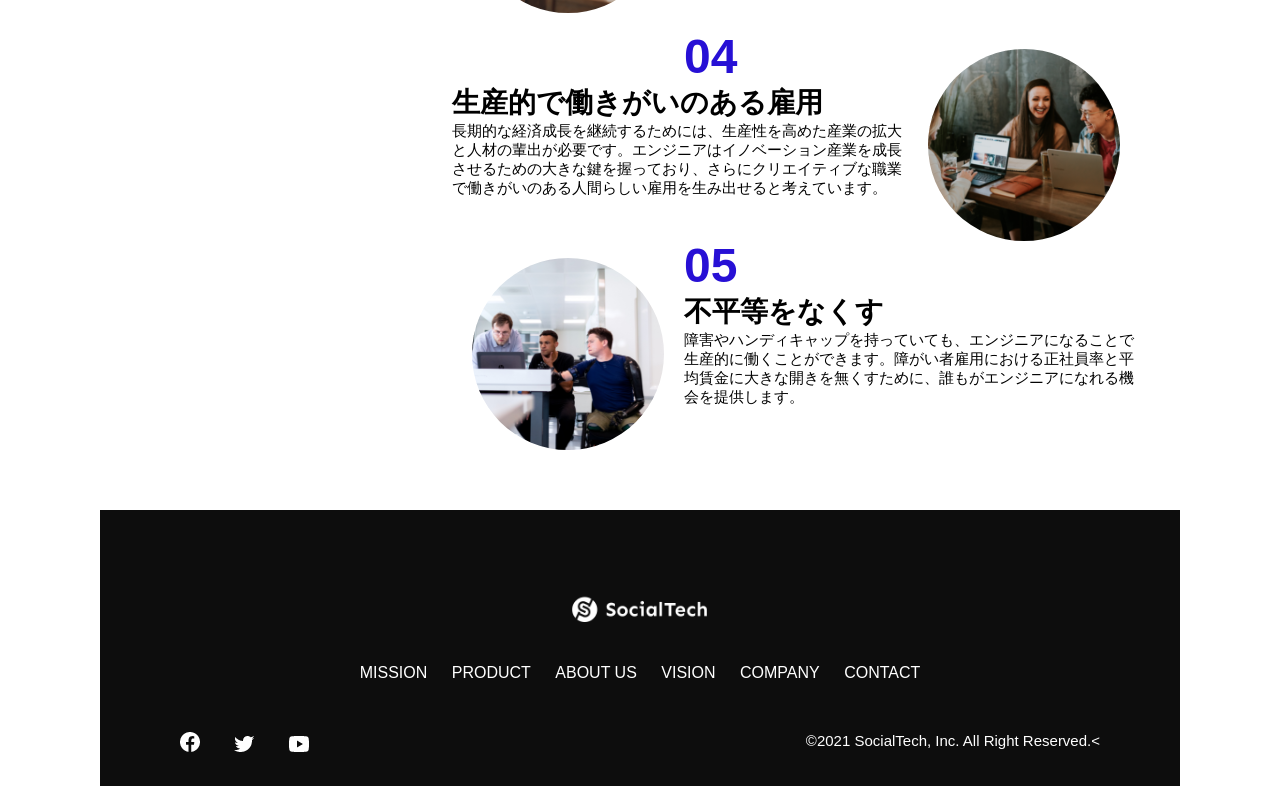
<file: kadai_tutorial_output/socialtech/mission.html>
<!DOCTYPE html>
<html>
    <head>
        <title>SocialTech - MISSION ミッション -</title>
        <meta charset="UTF-8">
        <meta name="description" content="SocialTechが目指す5つの目標（S2DGs）を紹介します">
        <meta name="viewport" content="width=device-width, initial-scale=1.0">
        <link rel="stylesheet" href="style.css">
    </head>

    <body>
        <!-- ヘッダー -->
        <header>
            <!-- ロゴ -->
            <a href="index.html" id="logo">
                <img src="images/logo.png" alt="トップページに戻る">
            </a>

            <!-- PC用ナビゲーション -->
            <nav id="nav-pc">
                <ul>
                    <li><a href="mission.html">MISSION</a></li>
                    <li><a href="product.html">PRODUCT</a></li>
                    <li><a href="index.html#aboutus">ABOUT US</a></li>
                    <li><a href="index.html#vision">VISION</a></li>
                    <li><a href="index.html#company">COMPANY</a></li>
                    <li><a href="index.html#contact">CONTACT</a></li>
                </ul>
            </nav>

                <!-- スマホ用メニューボタン -->
                <button id="menu-sp" onclick="document.getElementById('nav-sp').style.display = 'block'">
                    <img src="images/button-menu.png" alt="ナビゲーションを開く">
                </button>

                <!-- スマホ用ナビゲーション-->
                <div id="nav-sp">
                    <button id="close" onclick="document.getElementById('nav-sp').style.display = 'none'">
                        <img src="images/button-close.png" alt="ナビゲーションを閉じる">
                    </button>

                    <nav>
                        <ul>
                            <li>
                                <a id="logo-sp" href="index.html" onclick="document.getElementById('nav-sp').style.display = 'none'"><img src="images/logo-sp.png" alt="トップページに戻る"></a>
                            </li>
                            <li><a class="menu" href="mission.html" onclick="document.getElementById('nav-sp').style.display = 'none'">MISSION</a></li>
                            <li><a class="menu" href="product.html" onclick="document.getElementById('nav-sp').style.display = 'none'">PRODUCT</a></li>
                            <li><a class="menu" href="index.html#aboutus" onclick="document.getElementById('nav-sp').style.display = 'none'">ABOUT US</a></li>
                            <li><a class="menu" href="index.html#vision" onclick="document.getElementById('nav-sp').style.display = 'none'">VISION</a></li>
                            <li><a class="menu" href="index.html#company" onclick="document.getElementById('nav-sp').style.display = 'none'">COMPANY</a></li>
                            <li><a class="menu" href="index.html#contact" onclick="document.getElementById('nav-sp').style.display = 'none'">CONTACT</a></li>
                        </ul>
                    </nav>
                    <div id="sns">
                        <a href="https://www.facebook.com/sejuku2013">
                            <img src="images/button-facebook.png" alt="Facebookのリンク">
                        </a>
                        <a href="https://twitter.com/samuraijuku">
                            <img src="images/button-twitter.png" alt="Twitterのリンク">
                        </a>
                        <a href="https://www.youtube.com/channel/UCCFOQO5aDK0xXam4cUQXT8g">
                            <img src="images/button-youtube.png" alt="YouTubeのリンク">
                        </a>
                    </div>
                </div>
        </header>

        <main>
            <article>
                <section id="mission-main">
                    <div class="mission-main-inner">
                        <div id="mission-title">
                            <h1>MISSION<br><span>ミッション</span></h1>
                            <p>TOP > MISSION</p>
                        </div>
                    </div>
                </section>

                <section id="mission-s2dgs">
                    <h2 class="mission-h2">S2DGSの実現</h2>
                    <p>国連の掲げる大中小169個の目標「SDGs」のうち、以下の5つの大目標の実現をミッションとします。</p>
                    <img src="images/mission/mission-s2dgs.png" alt="S2DGS">
                </section>

                <section id="mission-five-goals">
                    <div class="five-goals-image">
                        <img src="images/mission/mission-5goals.png" alt="5Goals">
                    </div>
                    <div class="five-goals-read">
                        <div>
                            <img class="fivegoals-image-left" src="images/mission/mission-5goals01.png" alt="PCを操作する女の子">
                            <span class="fivegoals-number">01</span>
                            <h3 class="fivegoals-h3">貧困をなくそう</h3>
                            <p class="fivegoals-p">平均年収の高いエンジニアになることを支援し、相対的貧困を抜け出す社会人を増やしていきます。さらに、技能取得や職業訓練の機会を得られない貧困家庭の子供にもIT教育を提供し「貧困の連鎖」を食い止めることを目指します。</p>
                        </div>
                        <div>
                            <img class="fivegoals-image-right" src="images/mission/mission-5goals02.png" alt="PCを見つめる小さい女の子">
                            <span class="fivegoals-number">02</span>
                            <h3 class="fivegoals-h3">質の高い教育をみんなに</h3>
                            <p class="fivegoals-p">手頃な価格で質の高い技術・職業教育の提供を行い、誰もがエンジニアになれるための教育プラットフォームを目指します。子供向けSTEAM教育を提供し、グローバル社会やAI時代に適応して世界で通用する価値の高い人材を育成します。</p>
                        </div>
                        <div>
                            <img class="fivegoals-image-left" src="images/mission/mission-5goals03.png" alt="PCを操作する女性">
                            <span class="fivegoals-number">03</span>
                            <h3 class="fivegoals-h3">ジェンダー平等の実現</h3>
                            <p class="fivegoals-p">女性エンジニアを輩出することは、ジェンダーギャップ指数の経済、教育分野に影響を与えると考えています。女性エンジニアを増やすことで、ライフイベントが多い女性の社会進出を促す機会の創出やシングルマザーの貧困解消をし、男女格差の無い、健全な社会を目指します。</p>
                        </div>
                        <div>
                            <img class="fivegoals-image-right" src="images/mission/mission-5goals04.png" alt="笑顔で話し合う3人の男女">
                            <span class="fivegoals-number">04</span>
                            <h3 class="fivegoals-h3">生産的で働きがいのある雇用</h3>
                            <p class="fivegoals-p">長期的な経済成長を継続するためには、生産性を高めた産業の拡大と人材の輩出が必要です。エンジニアはイノベーション産業を成長させるための大きな鍵を握っており、さらにクリエイティブな職業で働きがいのある人間らしい雇用を生み出せると考えています。</p>
                        </div>
                        <div>
                            <img class="fivegoals-image-left" src="images/mission/mission-5goals05.png" alt="障害を持つ男性が生き生きと働く様子">
                            <span class="fivegoals-number">05</span>
                            <h3 class="fivegoals-h3">不平等をなくす</h3>
                            <p class="fivegoals-p">障害やハンディキャップを持っていても、エンジニアになることで生産的に働くことができます。障がい者雇用における正社員率と平均賃金に大きな開きを無くすために、誰もがエンジニアになれる機会を提供します。</p>
                        </div>
                    </div>
                </section>

            </article>
        </main>

        <footer>
            <div id="footer-logo">
                <img src="images/logo-sp.png" alt="SocialTech">
            </div>
            <div id="footer-link">
                <a href="mission.html">MISSION</a>
                <a href="product.html">PRODUCT</a>
                <a href="index.html#aboutus">ABOUT US</a>
                <a href="index.html#vision">VISION</a>
                <a href="index.html#company">COMPANY</a>
                <a href="index.html#contact">CONTACT</a>
            </div>
            <div id="sns-footer">
                <div class="sns-btns">
                    <a href="https://www.facebook.com/sejuku2013"><img src="images/button-facebook.png" alt="Facebookのリンク"></a>
                    <a href="https://twitter.com/samuraijuku"><img src="images/button-twitter.png" alt="Twitterのリンク"></a>
                    <a href="https://www.youtube.com/channel/UCCFOQO5aDK0xXam4cUQXT8g"><img src="images/button-youtube.png" alt="Youtubeのリンク"></a>
                </div>
                <p id="copyright">&copy;2021 SocialTech, Inc. All Right Reserved.<</p>
            </div>
        </footer>

    </body>
</html>
</file>
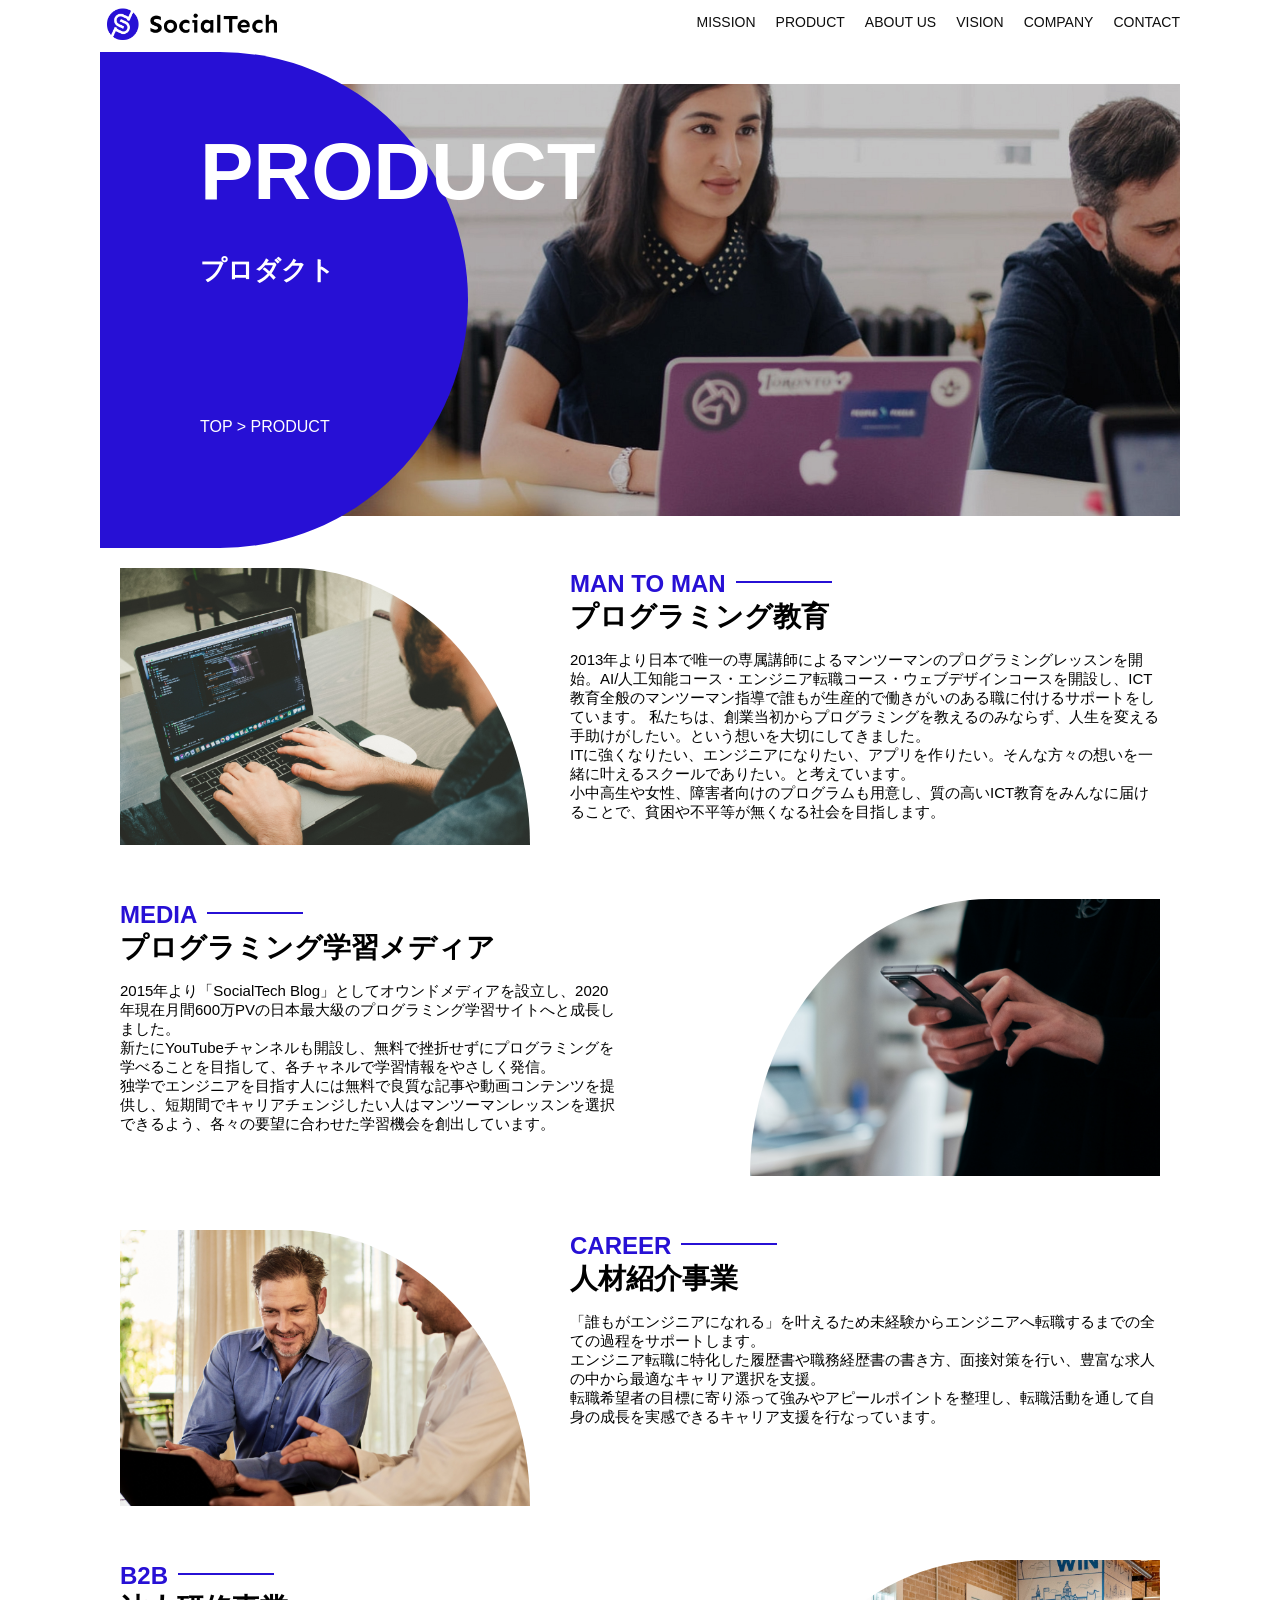
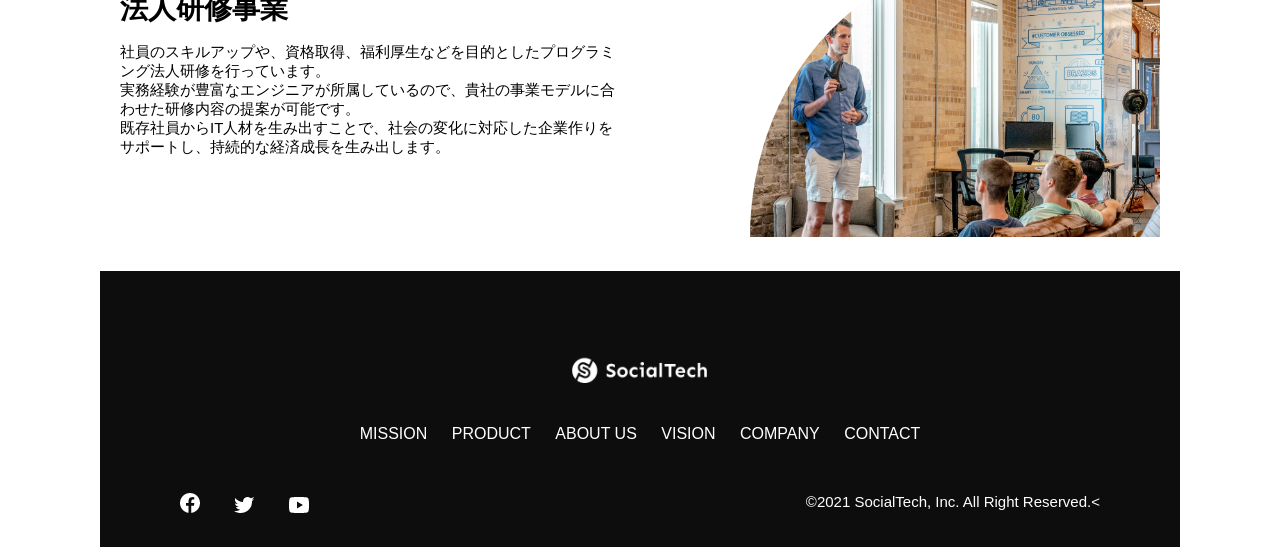
<file: kadai_tutorial_output/socialtech/product.html>
<!DOCTYPE html>
<html>
    <head>
        <title>SocialTech -PRODUCT プロダクト-</title>
        <meta charset="UTF-8">
        <meta name="description" content="SocialTechの4つのプロダクトを紹介します">
        <meta name="viewport" content="width=device-width, initial-scale=1.0">
        <link rel="stylesheet" href="style.css">
    </head>

    <body>
        <!-- ヘッダー -->
        <header>
            <!-- ロゴ -->
            <a href="index.html" id="logo">
                <img src="images/logo.png" alt="トップページに戻る">
            </a>

            <!-- PC用ナビゲーション -->
            <nav id="nav-pc">
                <ul>
                    <li><a href="mission.html">MISSION</a></li>
                    <li><a href="product.html">PRODUCT</a></li>
                    <li><a href="index.html#aboutus">ABOUT US</a></li>
                    <li><a href="index.html#vision">VISION</a></li>
                    <li><a href="index.html#company">COMPANY</a></li>
                    <li><a href="index.html#contact">CONTACT</a></li>
                </ul>
            </nav>

                <!-- スマホ用メニューボタン -->
                <button id="menu-sp" onclick="document.getElementById('nav-sp').style.display = 'block'">
                    <img src="images/button-menu.png" alt="ナビゲーションを開く">
                </button>

                <!-- スマホ用ナビゲーション-->
                <div id="nav-sp">
                    <button id="close" onclick="document.getElementById('nav-sp').style.display = 'none'">
                        <img src="images/button-close.png" alt="ナビゲーションを閉じる">
                    </button>

                    <nav>
                        <ul>
                            <li>
                                <a id="logo-sp" href="index.html" onclick="document.getElementById('nav-sp').style.display = 'none'"><img src="images/logo-sp.png" alt="トップページに戻る"></a>
                            </li>
                            <li><a class="menu" href="mission.html" onclick="document.getElementById('nav-sp').style.display = 'none'">MISSION</a></li>
                            <li><a class="menu" href="product.html" onclick="document.getElementById('nav-sp').style.display = 'none'">PRODUCT</a></li>
                            <li><a class="menu" href="index.html#aboutus" onclick="document.getElementById('nav-sp').style.display = 'none'">ABOUT US</a></li>
                            <li><a class="menu" href="index.html#vision" onclick="document.getElementById('nav-sp').style.display = 'none'">VISION</a></li>
                            <li><a class="menu" href="index.html#company" onclick="document.getElementById('nav-sp').style.display = 'none'">COMPANY</a></li>
                            <li><a class="menu" href="index.html#contact" onclick="document.getElementById('nav-sp').style.display = 'none'">CONTACT</a></li>
                        </ul>
                    </nav>
                    <div id="sns">
                        <a href="https://www.facebook.com/sejuku2013">
                            <img src="images/button-facebook.png" alt="Facebookのリンク">
                        </a>
                        <a href="https://twitter.com/samuraijuku">
                            <img src="images/button-twitter.png" alt="Twitterのリンク">
                        </a>
                        <a href="https://www.youtube.com/channel/UCCFOQO5aDK0xXam4cUQXT8g">
                            <img src="images/button-youtube.png" alt="YouTubeのリンク">
                        </a>
                    </div>
                </div>
        </header>

        <main>
            <article>
                <section id="product-main">
                    <div class="product-main-inner">
                        <div id="product-title">
                            <h1>PRODUCT<br><span>プロダクト</span></h1>
                            <p>TOP > PRODUCT</p>
                        </div>
                    </div>
                </section>

                <section class="product-section product-section-left">
                    <div class="product-section-img">
                        <img src="images/product/product-mantoman.png" alt="PCでコードを書く男性">
                    </div>
                    <div class="product-read">
                        <h2 class="product-h2">MAN TO MAN</h2>
                        <h3 class="product-h3">プログラミング教育</h3>
                        <p>
                            2013年より日本で唯一の専属講師によるマンツーマンのプログラミングレッスンを開始。AI/人工知能コース・エンジニア転職コース・ウェブデザインコースを開設し、ICT教育全般のマンツーマン指導で誰もが生産的で働きがいのある職に付けるサポートをしています。 私たちは、創業当初からプログラミングを教えるのみならず、人生を変える手助けがしたい。という想いを大切にしてきました。<br>ITに強くなりたい、エンジニアになりたい、アプリを作りたい。そんな方々の想いを一緒に叶えるスクールでありたい。と考えています。<br>小中高生や女性、障害者向けのプログラムも用意し、質の高いICT教育をみんなに届けることで、貧困や不平等が無くなる社会を目指します。
                        <p>
                    </div>
                </section>

                <section class="product-section product-section-right">
                    <div class="product-read">
                        <h2 class="product-h2">MEDIA</h2>
                        <h3 class="product-h3">プログラミング学習メディア</h3>
                        <p>2015年より「SocialTech Blog」としてオウンドメディアを設立し、2020年現在月間600万PVの日本最大級のプログラミング学習サイトへと成長しました。<br>新たにYouTubeチャンネルも開設し、無料で挫折せずにプログラミングを学べることを目指して、各チャネルで学習情報をやさしく発信。<br>独学でエンジニアを目指す人には無料で良質な記事や動画コンテンツを提供し、短期間でキャリアチェンジしたい人はマンツーマンレッスンを選択できるよう、各々の要望に合わせた学習機会を創出しています。</p>
                    </div>
                    <div class="product-section-img">
                        <img src="images/product/product-media.png" alt="スマートフォンを操作する人">
                    </div>
                </section>

                <section class="product-section product-section-left">
                    <div class="product-section-img">
                        <img src="images/product/product-career.png" alt="笑顔で話し合う2人の男性">
                    </div>
                    <div class="product-read">
                        <h2 class="product-h2">CAREER</h2>
                        <h3 class="product-h3">人材紹介事業</h3>
                        <p>「誰もがエンジニアになれる」を叶えるため未経験からエンジニアへ転職するまでの全ての過程をサポートします。<br>エンジニア転職に特化した履歴書や職務経歴書の書き方、面接対策を行い、豊富な求人の中から最適なキャリア選択を支援。<br>転職希望者の目標に寄り添って強みやアピールポイントを整理し、転職活動を通して自身の成長を実感できるキャリア支援を行なっています。<br></p>
                    </div>
                </section>

                <section class="product-section product-section-right">
                    <div class="product-read">
                        <h2 class="product-h2">B2B</h2>
                        <h3 class="product-h3">法人研修事業</h3>
                        <p>社員のスキルアップや、資格取得、福利厚生などを目的としたプログラミング法人研修を行っています。<br>実務経験が豊富なエンジニアが所属しているので、貴社の事業モデルに合わせた研修内容の提案が可能です。<br>既存社員からIT人材を生み出すことで、社会の変化に対応した企業作りをサポートし、持続的な経済成長を生み出します。</p>
                    </div>
                    <div class="product-section-img">
                        <img src="images/product/product-b2b.png" alt="講演中の男性とそれを聴く人々">
                    </div>
                </section>

            </article>
        </main>

        <footer>
            <div id="footer-logo">
                <img src="images/logo-sp.png" alt="SocialTech">
            </div>
            <div id="footer-link">
                <a href="mission.html">MISSION</a>
                <a href="product.html">PRODUCT</a>
                <a href="index.html#aboutus">ABOUT US</a>
                <a href="index.html#vision">VISION</a>
                <a href="index.html#company">COMPANY</a>
                <a href="index.html#contact">CONTACT</a>
            </div>
            <div id="sns-footer">
                <div class="sns-btns">
                    <a href="https://www.facebook.com/sejuku2013"><img src="images/button-facebook.png" alt="Facebookのリンク"></a>
                    <a href="https://twitter.com/samuraijuku"><img src="images/button-twitter.png" alt="Twitterのリンク"></a>
                    <a href="https://www.youtube.com/channel/UCCFOQO5aDK0xXam4cUQXT8g"><img src="images/button-youtube.png" alt="Youtubeのリンク"></a>
                </div>
                <p id="copyright">&copy;2021 SocialTech, Inc. All Right Reserved.<</p>
            </div>
        </footer>

    </body>
</html>
</file>
<file: kadai_001/style.css>
/* タイピングゲーム全体 */
body {
    font-size: 6em;
    text-align: center;
}

/* ゲームの残り秒数が表示されるタイマーの領域 */
.count {
    margin: 0;
    font-weight: bold;
    color: #888;
}

/* テキストが表示される領域 */
.wrap {
    margin-top: 20px;
    padding: 80px 40px;
    background-color: #666;
    font-weight: bold;
    color: #fff;
}

/* 正しくタイプされた場合のﾃｷｽﾄ */
.typed {
    color: lightgreen;
}

/* ミスタイプの場合の背景 */
.mistyped {
    background-color: red;
}

/* 正確にタイプした数の領域 */
.text_count {
    margin: 0;
    font-weight: bold;
    color: #888;
}
</file>
<file: kadai_002/style.css>
/* タイピングゲーム全体 */
body {
    font-size: 6em;
    text-align: center;
}

/* ゲームの残り秒数が表示されるタイマーの領域 */
.count {
    margin: 0;
    font-weight: bold;
    color: #888;
}

/* テキストが表示される領域 */
.wrap {
    margin-top: 20px;
    padding: 80px 40px;
    background-color: #666;
    font-weight: bold;
    color: #fff;
}

/* 正しくタイプされた場合のﾃｷｽﾄ */
.typed {
    color: lightgreen;
}

/* ミスタイプの場合の背景 */
.mistyped {
    background-color: red;
}
</file>
<file: kadai_013/style.css>
/* PC、スマホ共通スタイル */
body {
  font-family: "Source Sans Pro", "Hiragino Kaku Gothic ProN", Meiryo, Arial,
    sans-serif;
}

p {
  font-size: 15px;
}

#main-visual>img {
  width: 100%;
}

/*================
PC用のスタイル 
=================*/
@media screen and (min-width: 768px) {
  /* 横幅設定 */
  body {
    max-width: 1080px;
    min-width: 960px;
    margin: 0 auto 0 auto;
  }

  /* ヘッダー */
  header {
    display: flex;
    justify-content: space-between;
  }

  /* ナビゲーションのレイアウト */
  #nav-pc {
    text-align: right;
    font-size: 14px;
    padding-top: 15px;
  }

  /* ナビゲーションのリンクの装飾設定 */
  #nav-pc>a {
    text-decoration: none;
    margin-left: 20px;
  }

  #nav-pc>a:link {
    color: #0d0d0d;
  }

  #nav-pc>a:visited {
    color: #0d0d0d;
  }

  #nav-pc>a:hover {
    color: #0d0d0d;
    text-decoration: underline;
  }

  #nav-pc>a:active {
    color: #0d0d0d;
  }

  /* SP用ナビゲーション非表示 */
  #nav-sp {
    display: none;
  }

  #menu-sp {
    display: none;
  }

}

/*====================
SP向けレイアウト
==================== */
@media screen and (max-width: 767px) {
  body {
    min-width: 375px;
    margin: 0 0 0 0;
  }

    /* PC用ナビゲーション非表示 */
    #nav-pc {
        display: none;
    }

    /* ハンバーガーメニュー */
    #menu-sp {
        float: right;
        padding: 0;
    }

    /* スマホ用ナビゲーションの表示切替 */
    /* 初期状態、レイアウトと非表示設定 */
    #nav-sp {
        background-color: #ce933e;
        position: absolute;
        left: 0;
        top: 0;
        height: 100%;
        width: 100%;
        display: none;
        z-index: 100;
    }

    #nav-sp ul {
        padding-left: 0;
    }

    #nav-sp li {
        list-style: none;
    }

    /* xボタン */
    #close {
        position: absolute;
        top: 20px;
        right: 20px;
    }

    /* ナビゲーション用ロゴ */
    #logo-sp {
        margin: 80px 0 30px 20px;
    }

    /* ナビゲーションリンクの装飾設定 */
    #nav-sp a {
      display: block;
    }

    #nav-sp a.menu:link {
        color: #ffffff;
    }

    #nav-sp a.menu:visited {
        color: #ffffff;
    }

    #nav-sp a.menu:hover {
        color: #ffffff;
        text-decoration: underline;
    }

    #nav-sp a.menu:active {
        color: #ffffff;
    }

    #nav-sp .menu {
        text-decoration: none;
        display: block;
        margin: 0 20px 0 20px;
        height: 44px;
        font-size: 16px;
        background-image: url("images/arrow.png");
        background-repeat: no-repeat;
        background-position: right top;
    }

  }
</file>
<file: kadai_tutorial_output/socialtech/style.css>
/* PC、スマホ共通スタイル */
* {
    box-sizing: border-box;
}

p {
    font-size: 15px;
}

body {
    max-width: 1080px;
    margin: 0 auto 0 auto;
    font-family: "Source Sans Pro", "Hiragino Kaku Gothic ProN", Meiryo, Arial, sans-serif;
}

/* ヘッダー */
header {
    display: flex;
    justify-content: space-between;
}

/* ナビゲーションのレイアウト */
#nav-pc {
    font-size: 14px;
}

#nav-pc ul {
    display: flex;
    padding-left: 0;
}

#nav-pc li {
    list-style: none;
}

/* ナビゲーションのリンクの装飾設定 */
#nav-pc a {
    text-decoration: none;
    margin-left: 20px;
    color: #0d0d0d;
}

#nav-pc a:hover {
    text-decoration: underline;
}

/* スマホ用ナビを非表示 */
#nav-sp,
#menu-sp {
    display: none;
}

/* メインビジュアル*/
#main-visual {
    position: relative;
    height: 400px;
}

#main-message {
    position: absolute;
    top: 0;
    left: 0;
    background-color: #2710d5;
    color: #ffffff;
    border-radius: 0 0 476px 0;
    max-width: 620px;
    height: 100%;
    width: 100%;
    z-index: 11;
}

#main-message h1 {
    font-size: 60px;
    margin: 100px 0 0 50px;
}

#main-message > p {
    font-size: 28px;
    margin: 0 0 0 50px;
}

#main-visual > img {
    max-width: 620px;
    border-radius: 476px 0 0 0;
    position: absolute;
    top: 0;
    right: 0;
    z-index: 10;
}

/* 見出し */
h2 {
    margin: 40px 0 0 0;
}

h2::after {
    content: url("images/line.png");
    margin-left: 10px;
}

h3 {
    font-size: 27px;
}

/* ミッション */
#mission {
    margin: 80px auto 80px auto;
}

#mission-flex {
    display: flex;
}

#mission-flex > div {
    width: 50%;
    margin: 20px;
}

#mission-photo {
    width: 100%;
}

#s2dgs {
    margin-top: 50px;
    width: 100%;
}

/* プロダクト */
#product {
    background-color: #fafafa;
    margin: 80px 0 80px 0;
    padding: 10px 40px 0px 40px;
}

/* 外枠 */
#product .product-flex {
    margin-top: 40px;
    display: flex;
}

/* 左のカラム */
#product-left {
    width: 50%;
    margin-right: 20px; 
}

/* 右のカラム */
#product-right {
    width: 50%;
    margin-left: 20px;
    margin-top: 80px;
}

/* 画像＋説明の枠 */
#product-left > div {
    position: relative;
    height: 480px;
    margin-right: 20px;
}
#product-right > div {
    position: relative;
    height: 480px;
    margin-left: 20px;
}

/* 画像 */
.product-photo {
    width: 100%;
}

/* 説明文の枠 */
.product-explain {
    background-color: #ffffff;
    position: absolute;
    left: 0;
    bottom: 50px;
    margin: 0 40px 0 40px;
    padding: 20px;
    box-shadow: 5px 5px 10px rgba(0, 0, 0, 0.05);
}

/* 説明文の英語 */
.product-explain > span {
    color: #2710d5;
    font-weight: bold;
    font-size: 16px;
    margin: 0px;
}

/* 説明文の見出し */
.product-explain > h3 {
    margin: 5px 0 5px 0;
}

/* 説明文 */
.product-explain > p {
    font-size: 14px;
    margin: 0;
}

/* もっと見るボタン */
#product-more {
    text-align: center;
}

#product-more a {
    position: relative;
    bottom: -42px;
}

/* ABOUT US */
#aboutus {
    margin: 80px auto 80px auto;
}

/* 3つの組織文化と画像を入れる枠 */
#aboutus > div {
    display: flex;
}

/* 画像 */
.culture-img {
    width: 50%;
    align-self: flex-start;
}

.culture-img2 {
    margin-top: 50px;
    width: 100%;
}

/* 3つの組織文化の表 */
.culture-table {
    margin-right: 50px;
}

/* 番号 */
.culture-num {
    font-size: 80px;
    color: #2710d5;
    padding: 0 20px 0 0;
}

/* 見出し */
.culture-table th {
    text-align: left;
    font-size: 28px;
    font-weight: bold;
}

/* 組織文化英語 */
.culture-en {
    color: #2710d5;
    font-size: 24px;
}

/* 説明文 */
.culture-description {
    margin: 0;
}

/* ビジョン */
#vision {
    margin: 80px auto 80px auto;
}

/* セクション内の外枠 */
#vision > div {
    display: flex;
    justify-content: space-between;
    flex-wrap: wrap;
}

/* 7つの行動指針の枠 */
.vision-box {
    width: 300px;
    height: 300px;
    margin-bottom: 30px;
    position: relative;
}

.vision-box > img {
    width: 100%;
    position: relative;
    z-index: 30;
}

.vision-box > div {
    position: absolute;
    top: 0;
    left: 0;
    z-index: 31;
    margin-right: 20px;
}

.vision-box > div >h4 {
    color: #2710d5;
    font-size: 19px;
    margin: 80px 0 0 0;
}

.vision-box > div > h4::first-letter {
    font-size: 40px;
}

.vision-box > div >h5 {
    font-size: 20px;
    margin: 0 0 0 0;
}

.vision-box > div > p {
    margin: 10px 0 0 0;
}

/* 会社概要 */
#company {
    margin: 80px auto 80px auto;
}

#company-table {
    width: 100%;
}

.tableheader {
    text-align: left;
    padding: 20px;
    border-bottom-color: #2710d5;
    border-bottom-width: 1px;
    border-bottom-style: solid;
    width: 100px;
}

.tableheader-first {
    border-top-color: #2710d5;
    border-top-width: 1px;
    border-top-style: solid;
}

.cell {
    padding: 30px;
    border-bottom-color: #ececec;
    border-bottom-width: 1px;
    border-bottom-style: solid;
}

.cell-first {
    border-top-color: #ececec;
    border-top-width: 1px;
    border-top-style: solid;
}

#company > iframe {
    width: 100%;
    height: 368px;
    margin-top: 40px;
}

/* お問い合わせ */
#contact {
    margin: 80px auto 80px auto;
}

/* 外枠 */
#contact > form > div {
    display: flex;
    flex-direction: row;
    flex-wrap: wrap;
    padding-bottom: 30px;
}

/* 左列の見出し */
.contact-heading {
    width: 240px;
    align-self: center;
}
/* 見出しのラベル */
.contact-label {
    font-weight: bold;
}
/* 必須 */
.contact-span {
    color: #ce2222;
    margin: 0 0 0 20px;
    font-weight: bold;
}

/* テキストボックス */
.contact-textbox {
    border-top: 0px;
    border-left: 0px;
    border-right: 0px;
    border-bottom-width: 1px;
    border-bottom-color: #707070;
    border-style: solid;
    background-color: #fafafa;
    width: 400px;
    height: 56px;
}

/* お問い合わせ内容のテキストエリア */
.contact-textarea {
    border-top: 0px;
    border-left: 0px;
    border-right: 0px;
    border-bottom-width: 1px;
    border-bottom-color: #707070;
    background-color: #fafafa;
    width: 400px;
    height: 200px;
}

/* 個人情報の取扱い */
#contact dt {
    font-weight: bold;
}

#contact dd {
    margin: 0 0 16px 0;
} 

#contact dd p {
    margin: 0;
}

#contact dd ul {
    padding-left: 0;
}

#contact dd li {
    margin-bottom: 0;
    list-style: none;
}

/* フッター */
footer {
    background-color: #0d0d0d;
    text-align: center;
    padding: 80px 80px 30px 80px;
}

#footer-logo {
    margin-bottom: 30px;
}

#footer-link {
    margin-bottom: 50px;
}

#footer-link > a {
    text-decoration: none;
    margin: 10px;
    color: #ffffff;
}

#footer-link > a:hover {
    text-decoration: underline;
}

#sns-footer {
    display: flex;
    justify-content: space-between;
}

#sns-footer a {
    margin-right: 30px;
}

#copyright {
    color: #ffffff;
    margin: 0;
}

/* mission.html用スタイル */
/* ミッションのメインビジュアル */
.mission-main-inner {
    background-image: url(images/mission/mission-main.png);
    background-repeat: no-repeat;
    background-position-y: center;
}

#mission-title {
    background-color: #2710d5;
    width: 368px;
    color: #ffffff;
    height: 496px;
    border-radius: 0 248px 248px 0;
    position: relative;
}

#mission-title h1 {
    position: absolute;
    top: 0;
    left: 100px;
    font-size: 80px;
    line-height: 1;
}

#mission-title h1 span {
    font-size: 26px;
}

#mission-title > p {
    position: absolute;
    top: 350px;
    left: 100px;
    font-size: 16px;
}

/* ミッションページ S2DGSの設定 */
#mission-s2dgs {
    padding: 20px;
}

.mission-h2 {
    color: #2710d5;
    font-size: 40px;
}

.mission-h2::after {
    content: none;
}

/* ミッションページ 5つのゴールの設定 */
#mission-five-goals {
    padding: 20px;
    display: flex;
}

#mission-five-goals .five-goals-image {
    width: 30%;
    padding: 20px;
}

#mission-five-goals .five-goals-image img {
    width: 100%;
}

#mission-five-goals .five-goals-read {
    width: 70%;
    padding: 20px;
}

#mission-five-goals .five-goals-read > div {
    margin-bottom: 40px;
}

.fivegoals-image-right {
    float: right;
    margin: 20px;
}

.fivegoals-image-left {
    float: left;
    margin: 20px;
}

.fivegoals-number {
    color: #2710d5;
    font-size: 48px;
    font-weight: bold;
    margin: 0;
}

.fivegoals-h3 {
    font-size: 28px;
    margin: 0;
}

.fivegoals-p {
    margin: 0
}

/* プロダクトページ */
.product-main-inner {
    background-image: url("images/product/product-main.png");
    background-repeat: no-repeat;
    background-position-y: center;
}

#product-title {
    background-color: #2710d5;
    width: 368px;
    color: #ffffff;
    height: 496px;
    border-radius: 0 248px 248px 0;
    position: relative;
}

#product-title h1 {
    position: absolute;
    top: 0;
    left: 100px;
    font-size: 80px;
    line-height: 1;
}

#product-title h1 span {
    font-size: 26px;
}

#product-title > p {
    position: absolute;
    top: 350px;
    left: 100px;
    font-size: 16px;
}

/* セクション */
.product-section {
    display: flex;
    padding: 20px 20px 0;
}

.product-section .product-section-img {
    width: 450px;
}

/* 左が画像のセクション */
.product-section-left .product-section-img img {
    width: 100%;
    padding: 0 40px 30px 0;
    border-radius: 0 432px 0 0;
}

.product-section-left .product-read {
width: 50%;
flex-grow: 1;
}

.product-section-left .product-read p {
    margin-bottom: 0;
}

/* 右が画像のセクション */
.product-section-right {
    justify-content: space-between;
}

.product-section-right .product-section-img img {
    width: 100%;
    padding: 0 0 30px 40px;
    border-radius: 432px 0 0 0;
}

.product-section-right .product-read {
    width: 500px;
}

.product-h2 {
    color: #2710d5;
    font-size: 24px;
    margin: 0;
}

.product-h3 {
    font-size: 28px;
    margin: 0;
}

/*====================
スマートフォン用のスタイル
==================== */
@media screen and (max-width: 767px) {
    /* PC用ナビゲーション非表示 */
    #nav-pc {
        display: none;
    }

    /* ハンバーガーメニュー */
    #menu-sp {
        display: block;
        background-color: transparent;
        float: right;
        padding: 0;
        border: none;
    }

    /* スマホ用ナビゲーションの表示切替 */
    /* 初期状態、レイアウトと非表示設定 */
    #nav-sp {
        background-color: #2710d5;
        position: fixed;
        left: 0;
        top: 0;
        height: 100%;
        width: 100%;
        display: none;
        z-index: 100;
    }

    /* xボタン */
    #close {
        position: absolute;
        top: 20px;
        right: 20px;
        background-color: transparent;
        border: none;
    }

    #nav-sp nav ul {
        padding-left: 0;
    }

    #nav-sp nav li {
        list-style: none;
    }

    /* ナビゲーション用メニューロゴ */
    #logo-sp {
        margin: 80px 0 30px 20px;
    }

    /* ナビゲーションリンクの装飾設定 */
    #nav-sp nav a {
        display: block;
        color: #ffffff;
    }

    #nav-sp nav a:hover {
        text-decoration: underline;
    }

    #nav-sp .menu {
        text-decoration: none;
        margin: 0 20px 0 20px;
        height: 44px;
        font-size: 16px;
        background-image: url("images/arrow.png");
        background-repeat: no-repeat;
        background-position: right top;
    }

    #sns {
        position: absolute;
        bottom: 20px;
        left: 20px;
    }

    #sns > a {
        margin-right: 30px;
    }

    /* メインビジュアル */
    #main-visual {
        position: relative;
        height: 470px;
    }

    #main-visual > div {
        text-align: center;
        height: 280px;
    }

    #main-visual h1 {
        font-size: 28px;
        margin: 90px 0 0 0;
    }

    #main-visual > div > p {
        margin: 0;
        font-size: 15px;
    }

    #main-visual > img {
        width: 100%;
        border-radius: 476px 0 0 0;
        top: auto;
        bottom: 0;
    }

    /*見出し*/
    h2 {
        margin: 15p 0 15px 0;
    }

    h3 {
        font-size: 24px;
        margin: 10px 0 0 0;
    }

    /* ミッション */
    #mission {
        margin: 20px 0 20px 0;
        padding: 0 20px 0 20px;
    }

    #mission-flex {
        flex-direction: column;
    }

    #mission-flex > div {
        width: 100%;
        margin: 0;
    }

    /* プロダクト */
    #product {
        margin: 0;
        padding: 10px 20px 0 20px;
    }

    /* 外枠 */
    #product .product-flex {
        flex-direction: column;
        margin-top: 0;
    }

    /* 左右のカラム　スマホでは縦並び */
    #product-left,
    #product-right {
        width: 100%;
        margin: 0;
    }
    /* 画像＋説明の枠 */
    #product-left > div,
    #product-right > div {
        height: auto;
        margin: 0;
    }

    /* 説明文の枠 */
    .product-explain {
        position: relative;
        margin: 0;
    }

    .product-explain > h3 {
        margin: 10px 0 10px 0;
        font-size: 24px;
    }

    /* もっと見るボタン */
    #product-more {
        text-align: left;
    }

    /* ABOUT US */
    #aboutus {
        margin: 80px 20px 80px 20px;
    }

    #aboutus > div {
        flex-direction: column;
    }

    .culture-table th {
        font-size: 16px;
    }

    .culture-table {
        margin-right: 0;
        padding-right: 20px;
        order: 2;
    }

    .culture-img {
        width: 100%;
        order: 1;
    }

    .culture-img2 {
        margin-top: 0;
    }

    .culture-num {
        padding: 0;
    }

    .culture-description {
        margin: 0;
    }

    /* ビジョン */
    #vision {
        margin: 80px 20px 80px 20px;
    }
    
    .vision-box > img {
            position: absolute;
            top: 0;
            left: 0;
    }

    vision-box > div > h4 {
        margin: 60px 0 0 0;
    }
    
    /*会社概要*/
    #company {
        margin: 0 20px 0 20px;
    }

    #company > h3 {
        margin-bottom: 20px;
    }

    .tableheader {
        width: 50px;
    }

    .cell {
        padding: 20px;
    }

    #company > iframe {
        height: 240px;
    }

    /* お問い合わせ */
    #contact {
        margin: 80px 20px 80px 20px;
    }

    #contact > h3 {
        margin-bottom: 20px;
    }

    #contact > form > div {
        flex-direction: column;
        margin-bottom: 20px;
    }

    .contact-heading {
        align-self: auto;
        margin-bottom: 20px;
    }

    .contact-textbox {
        min-width: 300px;
        width: 100%;
    }

    .contact-textarea {
        height: 150px;
        width: 100%;
    }

    .radiobutton {
        margin-bottom: 20px;
    }

    /* フッター */
    footer {
        padding: 30px 20px 50px 20px;
        text-align: left;
    }

    #footer-link > a {
        margin: 0 20px 30px 0;
        display: block;
        background-image: url("images/arrow.png");
        background-repeat: no-repeat;
        background-position: right top;
    }

    #footer-link > a:hover {
        text-decoration: underline;
    }

    #sns-footer {
        flex-direction: column;
        justify-content: flex-start;
    }

    #copyright {
        font-size: 12px;
        margin-top: 30px;
    }

    /* mission.html用のスタイル */
    /* ミッションのメインビジュアル */
    #mission-main {
        height: 256px;
        margin-top: 4%;
        position: relative;
    }

    .mission-main-inner {
        height: 80%;
        background-size: cover;
    }

    #mission-title {
        width: 136px;
        height: 256px;
        position: absolute;
        top: -10%;
    }

    #mission-title h1 {
        left:  20px;
        font-size: 40px;
    }

    #mission-title h1 span {
        font-size: 18px;
    }

    #mission-title > p {
        top: 180px;
        left: 20px;
        font-size: 13px;
    }

    /* ミッションページ S2DGSの設定 */
    .mission-h2 {
        font-size: 38px;
        margin: 0px;
    }

    .mission-h2::after {
        content: none;
    }

    #mission-s2dgs > img {
        width: 100%;
    }

    /* ミッションページ 5つのゴールの設定 */
    #mission-five-goals {
        flex-direction: column;
    }

    #mission-five-goals > div {
        padding: 0;
    }

    #mission-five-goals .five-goals-image,
    #mission-five-goals .five-goals-read {
        width: 100%;
        padding: 0;
    }

    #mission-five-goals .five-goals-read > div {
        display: flex;
        flex-direction: column;
    }

    .fivegoals-image-right,
    .fivegoals-image-left {
        align-self: center;
    }

/* プロダクトページ */
#product-main {
    height: 256px;
    margin-top: 4%;
    position: relative;
}

.product-main-inner {
    height: 80%;
    background-size: cover;
}

#product-title {
    width: 136px;
    height: 256px;
    position: absolute;
    top: -10%;
}

#product-title h1 {
    left: 20px;
    font-size: 40px;
}

#product-title h1 span {
    font-size: 18px;
}

#product-title > p {
    top: 180px;
    left: 20px;
    font-size: 13px;
}

/* セクション */
.product-section {
    flex-direction: column;
}

.product-section .product-section-img {
    width: 100%;
}

.product-section .product-section-img img {
    width: 100%;
    padding: 0;
}

/* 左が画像のセクション */
.product-section-left .product-section-img img {
    border-radius: 0 300px 0 0;
}

.product-section-left .product-read {
    width: 100%;
    flex-grow: 1;
}

/* 右が画像のセクション */
.product-section-right .product-section-img img {
    order: 1;
    border-radius: 300px 0 0 0;
}

.product-section-right .product-read {
    order: 2;
    width: 100%;
}

}
</file>
<file: kadai_tutorial_output/typing/style.css>
/* タイピングゲーム全体 */
body {
    font-size: 6em;
    text-align: center;
}

/* ゲームの残り秒数が表示されるタイマーの領域 */
.count {
    margin: 0;
    font-weight: bold;
    color: #888;
}

/* テキストが表示される領域 */
.wrap {
    margin-top: 20px;
    padding: 80px 40px;
    background-color: #666;
    font-weight: bold;
    color: #fff;
}

/* 正しくタイプされた場合のﾃｷｽﾄ */
.typed {
    color: lightgreen;
}

/* ミスタイプの場合の背景 */
.mistyped {
    background-color: red;
}
</file>
